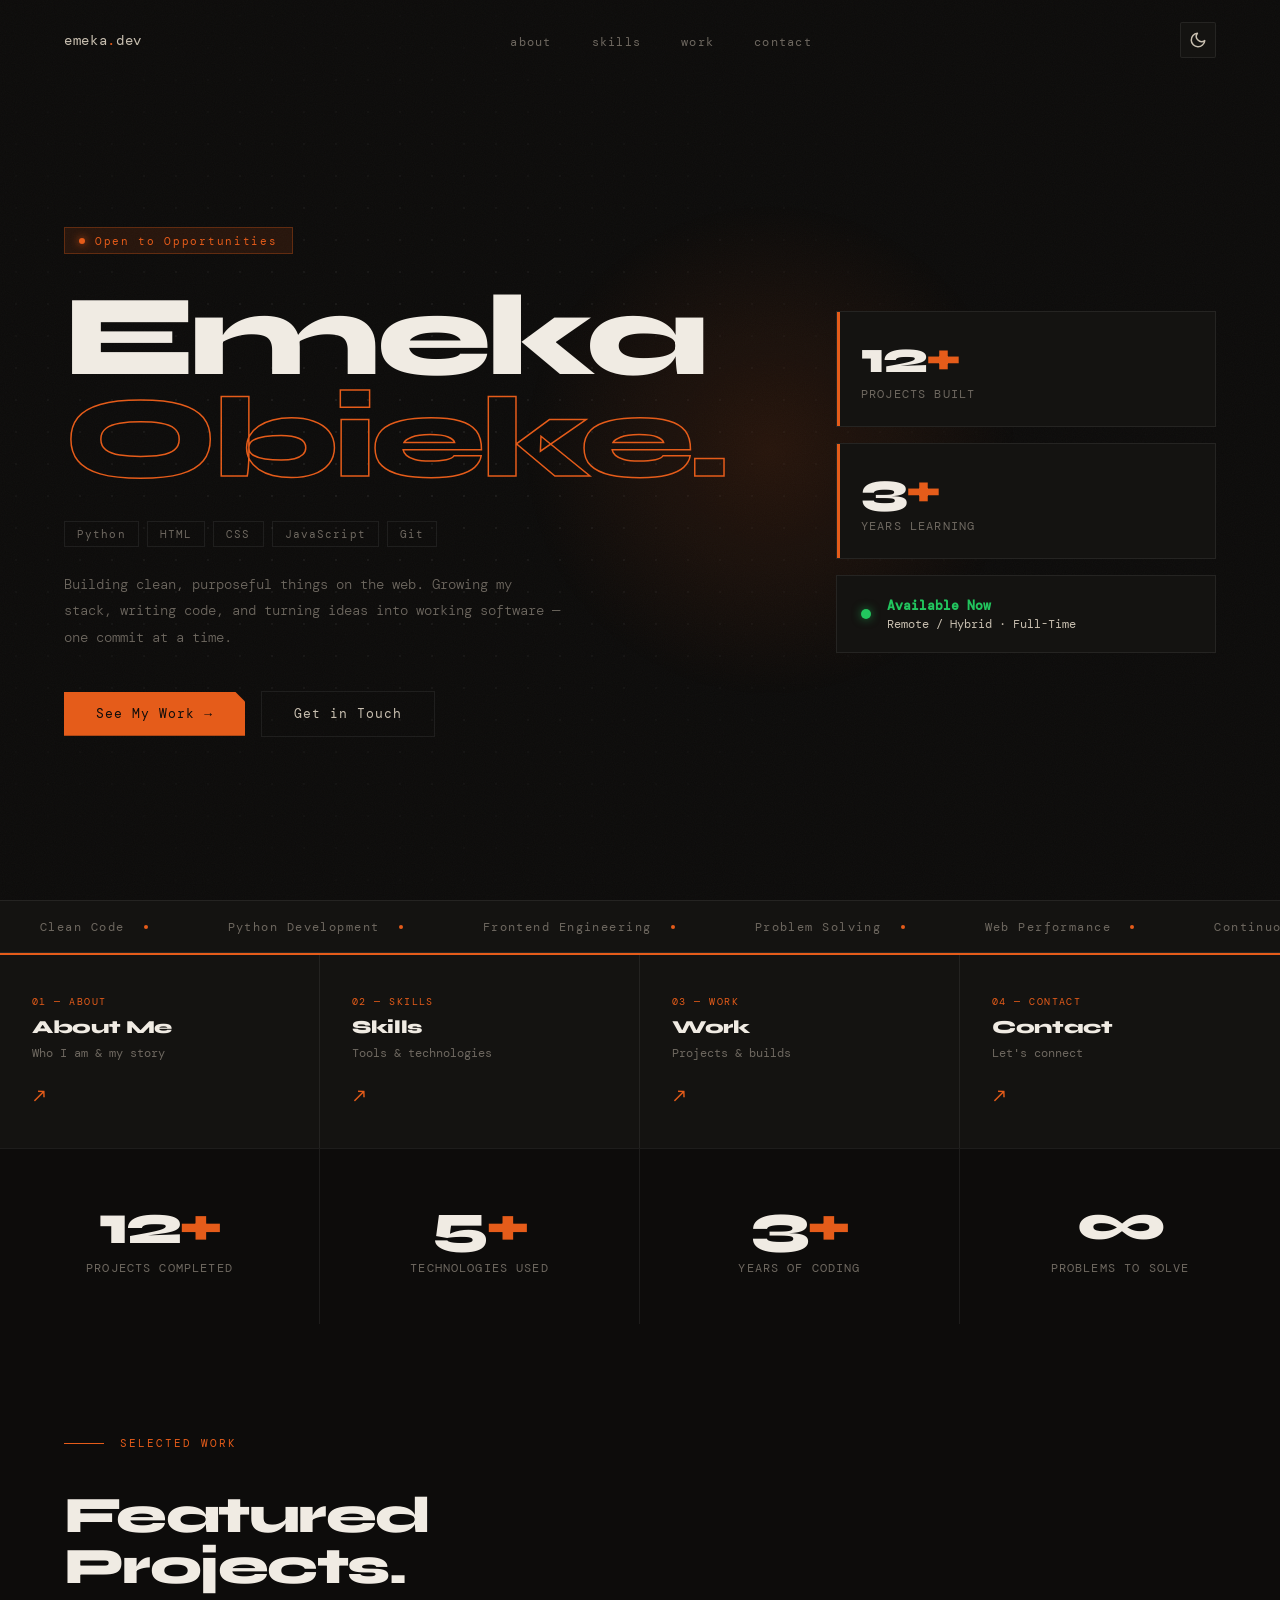
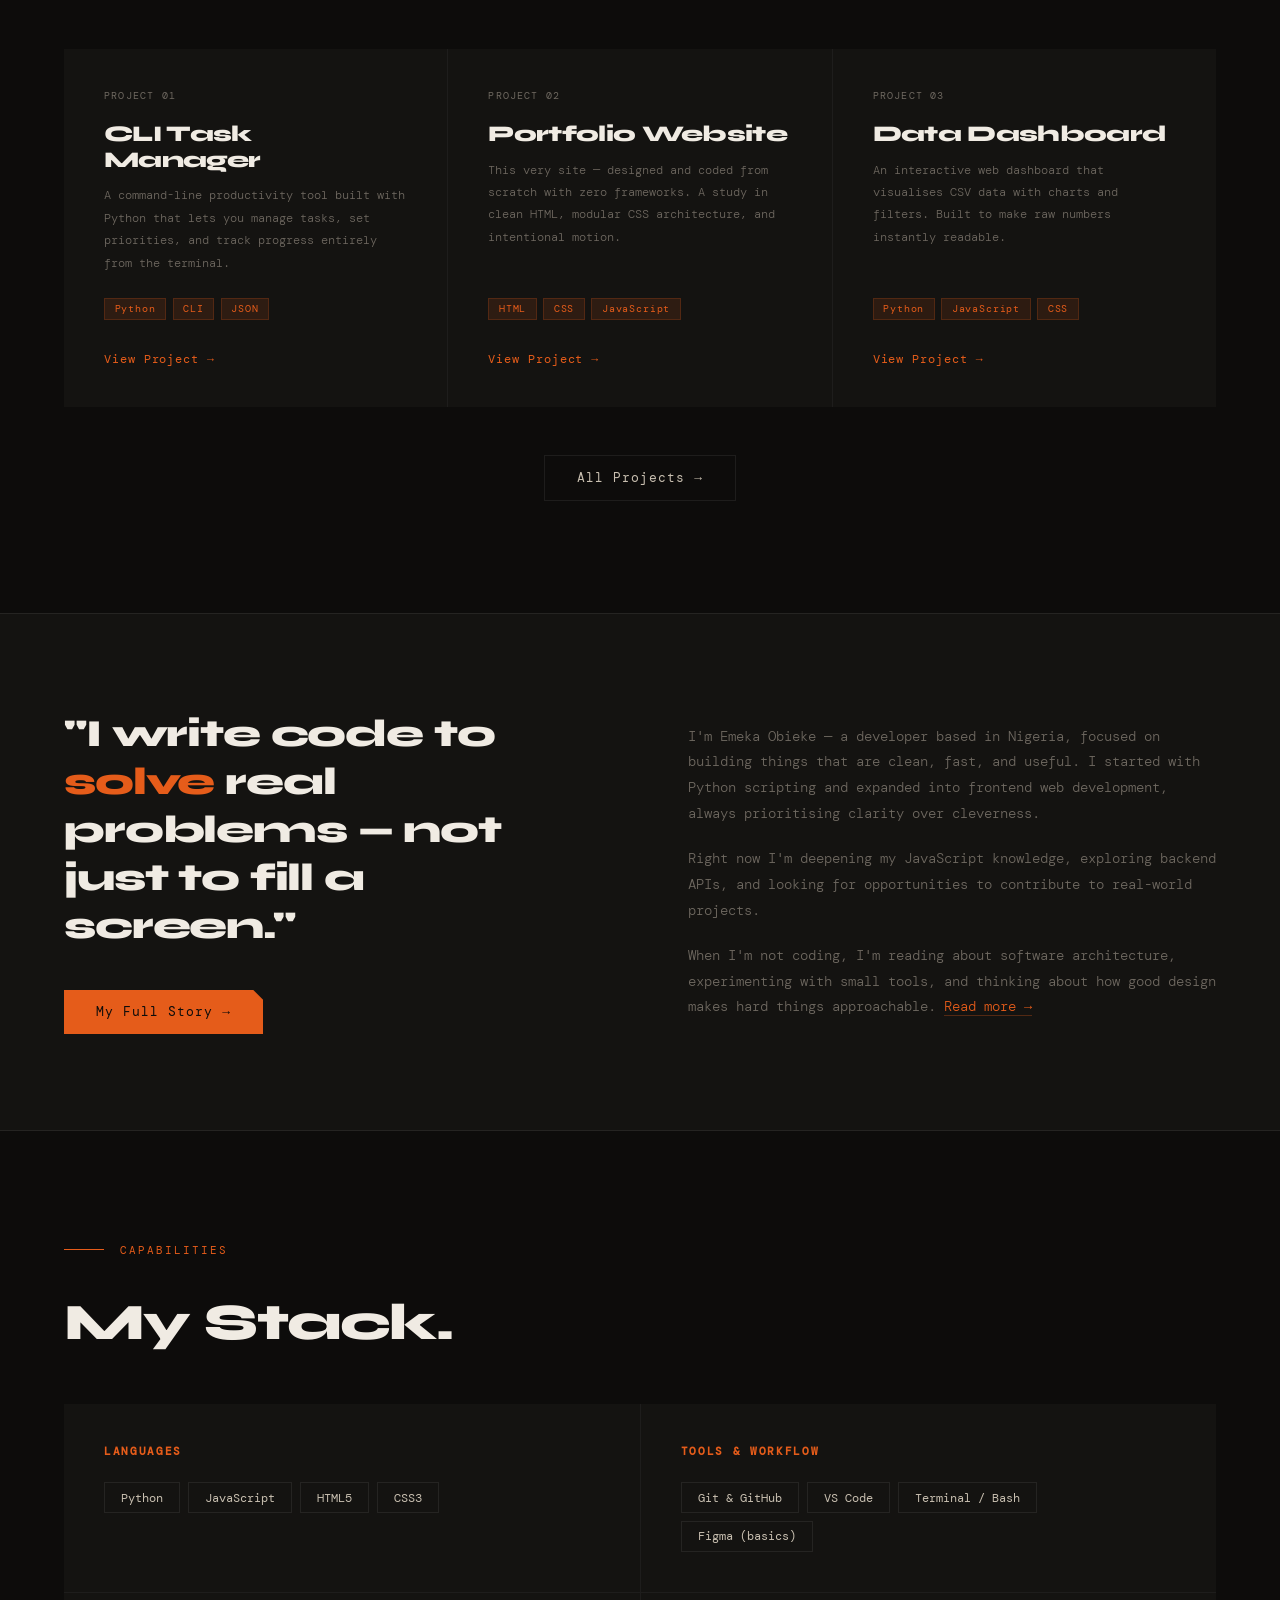
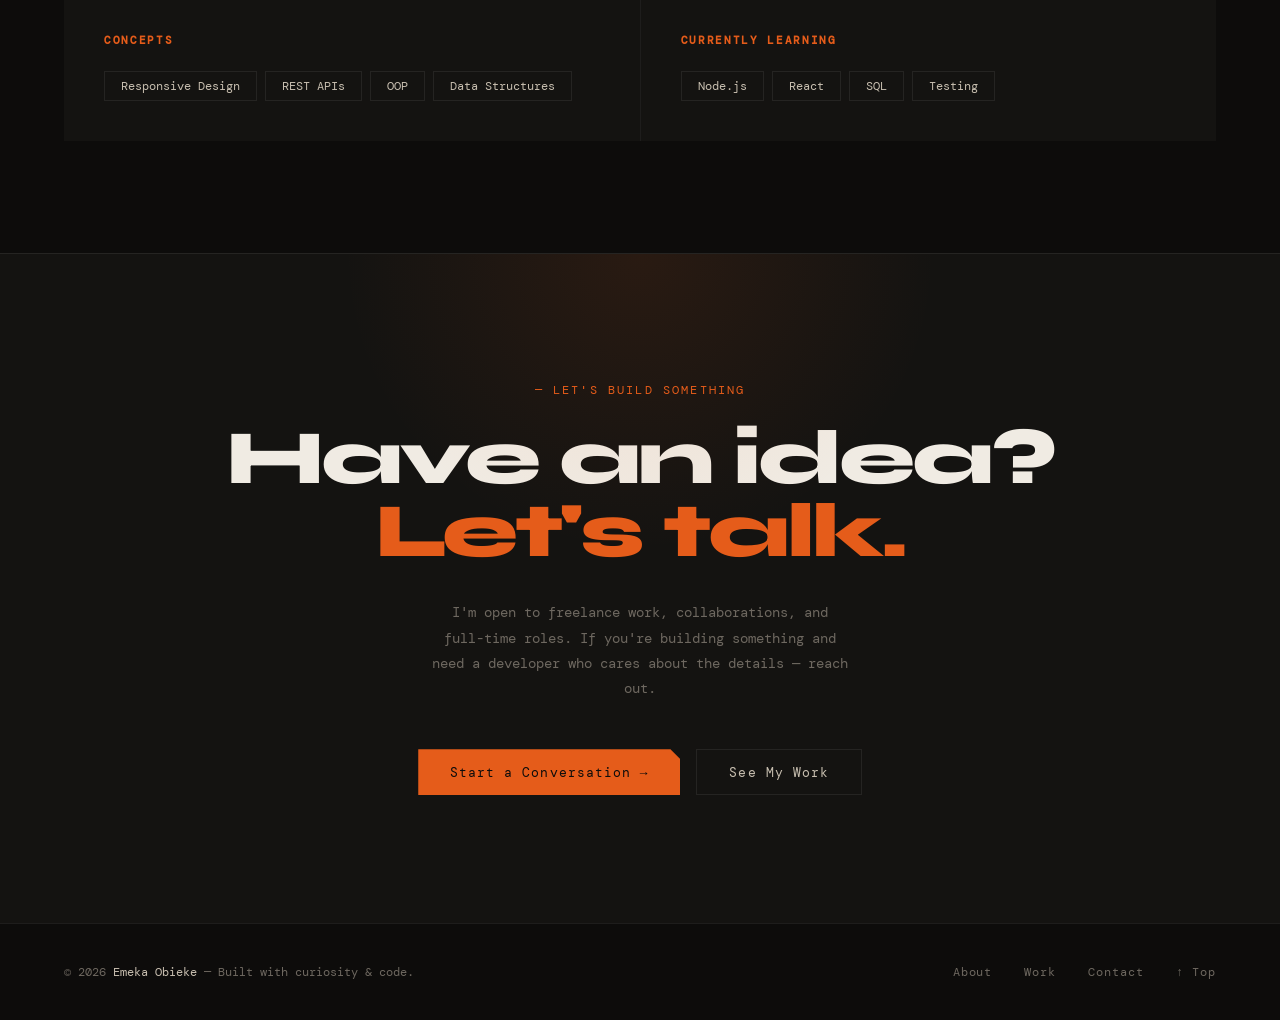
<file: index.html>
<!DOCTYPE html>
<html lang="en">
<head>
  <meta charset="UTF-8"/>
  <meta name="viewport" content="width=device-width, initial-scale=1.0"/>
  <title>Emeka Obieke — Developer</title>
  <link rel="preconnect" href="https://fonts.googleapis.com"/>
  <link rel="preconnect" href="https://fonts.gstatic.com" crossorigin/>
  <link href="https://fonts.googleapis.com/css2?family=Syne:wght@400;700;800&family=DM+Mono:ital,wght@0,300;0,400;1,300&display=swap" rel="stylesheet"/>
  <style>
    /* ─── Reset & Tokens ─── */
    *, *::before, *::after { box-sizing: border-box; margin: 0; padding: 0; }

    :root {
      --bg:       #0d0c0b;
      --surface:  #141311;
      --surface2: #1c1a17;
      --border:   rgba(255,255,255,0.07);
      --text:     #f0ebe3;
      --muted:    #6e6860;
      --hot:      #e55c1a;
      --hot-dim:  rgba(229,92,26,0.12);
      --hot-glow: rgba(229,92,26,0.35);
      --cream:    #c8bfb0;

      --font-head: 'Syne', sans-serif;
      --font-mono: 'DM Mono', monospace;

      --ease-out-expo: cubic-bezier(0.16, 1, 0.3, 1);
    }

    /* ─── Light mode ─── */
    html.light {
      --bg:       #f5f1eb;
      --surface:  #ede8e0;
      --surface2: #e3ddd4;
      --border:   rgba(44,36,22,0.1);
      --text:     #1a1714;
      --muted:    #7a7068;
      --hot:      #c94e10;
      --hot-dim:  rgba(201,78,16,0.1);
      --hot-glow: rgba(201,78,16,0.3);
      --cream:    #3a3530;
    }
    html.light body::before { opacity: 0.015; }
    html.light #hero::before {
      background-image: radial-gradient(circle, rgba(44,36,22,0.1) 1px, transparent 1px);
    }

    html { scroll-behavior: smooth; }

    body {
      background: var(--bg);
      color: var(--text);
      font-family: var(--font-head);
      -webkit-font-smoothing: antialiased;
      overflow-x: hidden;
    }

    a { color: inherit; text-decoration: none; }

    /* ─── Noise overlay ─── */
    body::before {
      content: '';
      position: fixed; inset: 0; z-index: 0; pointer-events: none;
      opacity: 0.03;
      background-image: url("data:image/svg+xml,%3Csvg viewBox='0 0 200 200' xmlns='http://www.w3.org/2000/svg'%3E%3Cfilter id='n'%3E%3CfeTurbulence type='fractalNoise' baseFrequency='0.9' numOctaves='4' stitchTiles='stitch'/%3E%3C/filter%3E%3Crect width='100%25' height='100%25' filter='url(%23n)'/%3E%3C/svg%3E");
      background-size: 200px 200px;
    }

    /* ─── Nav ─── */
    #nav {
      position: fixed; top: 0; left: 0; right: 0; z-index: 100;
      display: flex; align-items: center; justify-content: space-between;
      padding: 1.4rem 4rem;
      transition: background 0.4s, border-bottom 0.4s, backdrop-filter 0.4s;
    }
    #nav.scrolled {
      background: rgba(13,12,11,0.82);
      backdrop-filter: blur(18px);
      border-bottom: 1px solid var(--border);
    }
    .nav-logo {
      font-family: var(--font-mono);
      font-size: 0.85rem;
      letter-spacing: 0.05em;
      color: var(--cream);
      transition: color 0.2s;
    }
    .nav-logo span { color: var(--hot); }
    .nav-logo:hover { color: var(--text); }

    .nav-links {
      display: flex; gap: 2.5rem; list-style: none;
    }
    .nav-links a {
      font-family: var(--font-mono);
      font-size: 0.78rem;
      letter-spacing: 0.1em;
      color: var(--muted);
      transition: color 0.2s;
      position: relative;
    }
    .nav-links a::after {
      content: '';
      position: absolute; bottom: -3px; left: 0; right: 0; height: 1px;
      background: var(--hot);
      transform: scaleX(0); transform-origin: right;
      transition: transform 0.3s var(--ease-out-expo);
    }
    .nav-links a:hover { color: var(--text); }
    .nav-links a:hover::after { transform: scaleX(1); transform-origin: left; }

    /* ─── Theme Toggle ─── */
    .theme-toggle {
      display: flex; align-items: center; justify-content: center;
      width: 36px; height: 36px;
      border: 1px solid var(--border);
      background: var(--surface);
      cursor: pointer;
      color: var(--cream);
      border-radius: 2px;
      transition: border-color 0.2s, color 0.2s, transform 0.2s;
      flex-shrink: 0;
    }
    .theme-toggle:hover {
      border-color: var(--hot);
      color: var(--hot);
      transform: rotate(15deg);
    }

    /* ─── Buttons ─── */
    .btn-primary {
      display: inline-flex; align-items: center; gap: 0.5rem;
      padding: 0.85rem 2rem;
      background: var(--hot); color: var(--bg);
      font-family: var(--font-mono); font-size: 0.8rem; letter-spacing: 0.08em;
      font-weight: 400;
      border: none; cursor: pointer;
      transition: background 0.2s, transform 0.2s, box-shadow 0.2s;
      clip-path: polygon(0 0, calc(100% - 10px) 0, 100% 10px, 100% 100%, 0 100%);
    }
    .btn-primary:hover {
      background: #ff6b25;
      transform: translateY(-2px);
      box-shadow: 0 8px 28px var(--hot-glow);
    }
    .btn-outline {
      display: inline-flex; align-items: center; gap: 0.5rem;
      padding: 0.85rem 2rem;
      border: 1px solid var(--border); color: var(--cream);
      font-family: var(--font-mono); font-size: 0.8rem; letter-spacing: 0.08em;
      transition: border-color 0.2s, color 0.2s, transform 0.2s;
    }
    .btn-outline:hover {
      border-color: var(--hot);
      color: var(--hot);
      transform: translateY(-2px);
    }

    /* ─── Hero ─── */
    #hero {
      min-height: 100vh;
      display: grid; grid-template-columns: 1fr 380px;
      align-items: center;
      padding: 9rem 4rem 5rem;
      gap: 4rem;
      position: relative; overflow: hidden;
    }

    /* dot grid */
    #hero::before {
      content: '';
      position: absolute; inset: 0; pointer-events: none;
      background-image: radial-gradient(circle, rgba(255,255,255,0.07) 1px, transparent 1px);
      background-size: 32px 32px;
      mask-image: radial-gradient(ellipse 70% 80% at 30% 50%, black 0%, transparent 75%);
    }

    /* glowing orb */
    .hero-orb {
      position: absolute; right: 260px; top: 50%;
      transform: translateY(-50%);
      width: 500px; height: 500px;
      background: radial-gradient(circle, rgba(229,92,26,0.12) 0%, transparent 70%);
      pointer-events: none;
      animation: breathe 6s ease-in-out infinite;
    }

    .hero-content { position: relative; z-index: 1; }

    .hero-badge {
      display: inline-flex; align-items: center; gap: 0.6rem;
      padding: 0.35rem 0.9rem;
      border: 1px solid rgba(229,92,26,0.3);
      background: var(--hot-dim);
      font-family: var(--font-mono); font-size: 0.7rem; letter-spacing: 0.15em;
      color: var(--hot);
      margin-bottom: 2rem;
      opacity: 0; animation: fadeUp 0.7s 0.1s var(--ease-out-expo) forwards;
    }
    .hero-badge .dot {
      width: 6px; height: 6px; border-radius: 50%;
      background: var(--hot);
      box-shadow: 0 0 8px var(--hot);
      animation: blink 1.8s infinite;
    }

    h1.hero-name {
      font-family: var(--font-head);
      font-size: clamp(4rem, 9vw, 9.5rem);
      font-weight: 800; line-height: 0.88; letter-spacing: -0.04em;
      opacity: 0; animation: fadeUp 0.8s 0.25s var(--ease-out-expo) forwards;
    }
    h1.hero-name .line1 { display: block; color: var(--text); }
    h1.hero-name .line2 {
      display: block; color: transparent;
      -webkit-text-stroke: 1.5px var(--hot);
    }

    .hero-stack {
      margin-top: 2rem;
      display: flex; flex-wrap: wrap; gap: 0.5rem;
      opacity: 0; animation: fadeUp 0.7s 0.4s var(--ease-out-expo) forwards;
    }
    .stack-tag {
      font-family: var(--font-mono); font-size: 0.7rem; letter-spacing: 0.1em;
      padding: 0.3rem 0.75rem;
      border: 1px solid var(--border);
      color: var(--muted);
      transition: border-color 0.2s, color 0.2s;
    }
    .stack-tag:hover { border-color: var(--hot); color: var(--hot); }

    .hero-desc {
      margin-top: 1.5rem; max-width: 500px;
      font-family: var(--font-mono); font-size: 0.875rem;
      color: var(--muted); line-height: 1.9; font-weight: 300;
      opacity: 0; animation: fadeUp 0.7s 0.55s var(--ease-out-expo) forwards;
    }

    .hero-actions {
      margin-top: 2.5rem; display: flex; gap: 1rem; flex-wrap: wrap; align-items: center;
      opacity: 0; animation: fadeUp 0.7s 0.7s var(--ease-out-expo) forwards;
    }

    /* hero sidebar */
    .hero-side {
      position: relative; z-index: 1;
      display: flex; flex-direction: column; gap: 1rem;
      opacity: 0; animation: fadeUp 0.8s 0.9s var(--ease-out-expo) forwards;
    }
    .hero-stat-card {
      background: var(--surface); border: 1px solid var(--border);
      padding: 1.5rem; position: relative; overflow: hidden;
    }
    .hero-stat-card::before {
      content: ''; position: absolute; left: 0; top: 0; bottom: 0; width: 3px;
      background: var(--hot);
    }
    .stat-num {
      font-size: 2.8rem; font-weight: 800; letter-spacing: -0.04em;
      color: var(--text); line-height: 1;
    }
    .stat-num span { color: var(--hot); }
    .stat-label {
      font-family: var(--font-mono); font-size: 0.72rem;
      color: var(--muted); letter-spacing: 0.1em; margin-top: 0.4rem;
    }
    .hero-availability {
      background: var(--surface); border: 1px solid var(--border);
      padding: 1.2rem 1.5rem;
      display: flex; align-items: center; gap: 1rem;
    }
    .avail-dot {
      width: 10px; height: 10px; border-radius: 50%;
      background: #22c55e;
      box-shadow: 0 0 10px rgba(34,197,94,0.6);
      flex-shrink: 0;
      animation: blink 2s infinite;
    }
    .avail-text {
      font-family: var(--font-mono); font-size: 0.75rem;
      color: var(--cream); line-height: 1.5;
    }
    .avail-text strong { color: #22c55e; display: block; font-size: 0.8rem; }

    /* ─── Marquee ─── */
    .marquee-wrap {
      overflow: hidden; border-top: 1px solid var(--border); border-bottom: 1px solid var(--border);
      padding: 1.1rem 0;
      background: var(--surface);
    }
    .marquee-track {
      display: flex; gap: 0; width: max-content;
      animation: marquee 28s linear infinite;
    }
    .marquee-wrap:hover .marquee-track { animation-play-state: paused; }
    .marquee-item {
      display: flex; align-items: center; gap: 1.2rem;
      padding: 0 2.5rem;
      font-family: var(--font-mono); font-size: 0.75rem;
      letter-spacing: 0.12em; color: var(--muted);
      white-space: nowrap;
    }
    .marquee-item .dot { width: 4px; height: 4px; border-radius: 50%; background: var(--hot); }

    /* ─── Quick Nav ─── */
    .quick-nav {
      display: grid; grid-template-columns: repeat(4, 1fr);
      border-top: 2px solid var(--hot);
    }
    .qcard {
      background: var(--surface); padding: 2.5rem 2rem;
      border-right: 1px solid var(--border);
      position: relative; overflow: hidden;
      display: flex; flex-direction: column; gap: 0.5rem;
      transition: background 0.25s;
      cursor: pointer;
    }
    .qcard:last-child { border-right: none; }
    .qcard::after {
      content: '';
      position: absolute; bottom: 0; left: 0; right: 0; height: 2px;
      background: var(--hot);
      transform: scaleX(0); transform-origin: left;
      transition: transform 0.4s var(--ease-out-expo);
    }
    .qcard:hover { background: var(--surface2); }
    .qcard:hover::after { transform: scaleX(1); }
    .qcard-num { font-family: var(--font-mono); font-size: 0.6rem; color: var(--hot); letter-spacing: 0.15em; }
    .qcard-title { font-size: 1.15rem; font-weight: 800; letter-spacing: -0.02em; color: var(--text); }
    .qcard-sub { font-family: var(--font-mono); font-size: 0.72rem; color: var(--muted); }
    .qcard-arrow {
      margin-top: auto; padding-top: 1rem;
      font-size: 1.2rem; color: var(--hot);
      transition: transform 0.25s;
    }
    .qcard:hover .qcard-arrow { transform: translate(5px, -5px); }

    /* ─── Section base ─── */
    section { padding: 7rem 4rem; }
    .section-label {
      display: flex; align-items: center; gap: 1rem;
      font-family: var(--font-mono); font-size: 0.7rem;
      letter-spacing: 0.18em; color: var(--hot);
      margin-bottom: 2.5rem;
    }
    .section-label::before {
      content: ''; width: 2.5rem; height: 1px; background: var(--hot);
    }
    .section-title {
      font-size: clamp(2.2rem, 4vw, 3.5rem);
      font-weight: 800; letter-spacing: -0.03em; line-height: 1;
    }

    /* ─── Projects ─── */
    #projects { background: var(--bg); }
    .projects-grid {
      margin-top: 3.5rem;
      display: grid; grid-template-columns: repeat(3, 1fr); gap: 1px;
      background: var(--border);
    }
    .proj-card {
      background: var(--surface); padding: 2.5rem;
      position: relative; overflow: hidden;
      display: flex; flex-direction: column;
      transition: background 0.3s;
      group: true;
    }
    .proj-card:hover { background: var(--surface2); }
    .proj-card .proj-accent {
      position: absolute; top: 0; left: 0; right: 0; height: 2px;
      background: var(--hot); transform: scaleX(0); transform-origin: left;
      transition: transform 0.45s var(--ease-out-expo);
    }
    .proj-card:hover .proj-accent { transform: scaleX(1); }

    .proj-num { font-family: var(--font-mono); font-size: 0.62rem; color: var(--muted); letter-spacing: 0.12em; }
    .proj-title { margin-top: 1.2rem; font-size: 1.4rem; font-weight: 800; letter-spacing: -0.03em; line-height: 1.15; }
    .proj-desc { margin-top: 0.75rem; font-family: var(--font-mono); font-size: 0.78rem; color: var(--muted); line-height: 1.8; font-weight: 300; flex: 1; }
    .proj-tags { margin-top: 1.5rem; display: flex; flex-wrap: wrap; gap: 0.4rem; }
    .proj-tag {
      font-family: var(--font-mono); font-size: 0.65rem; letter-spacing: 0.08em;
      padding: 0.2rem 0.6rem;
      background: var(--hot-dim); color: var(--hot);
      border: 1px solid rgba(229,92,26,0.2);
    }
    .proj-footer { margin-top: 2rem; display: flex; justify-content: space-between; align-items: center; }
    .proj-link {
      font-family: var(--font-mono); font-size: 0.72rem; color: var(--hot);
      letter-spacing: 0.08em;
      display: flex; align-items: center; gap: 0.4rem;
      transition: gap 0.2s;
    }
    .proj-link:hover { gap: 0.8rem; }

    /* ─── About strip ─── */
    #about-strip {
      background: var(--surface);
      border-top: 1px solid var(--border);
      border-bottom: 1px solid var(--border);
      padding: 6rem 4rem;
    }
    .about-inner {
      display: grid; grid-template-columns: 1fr 1fr; gap: 6rem; align-items: center;
    }
    .about-left .big-quote {
      font-size: clamp(1.8rem, 3vw, 2.6rem);
      font-weight: 800; letter-spacing: -0.03em; line-height: 1.25;
      color: var(--text);
    }
    .about-left .big-quote em { color: var(--hot); font-style: normal; }
    .about-right { font-family: var(--font-mono); font-size: 0.85rem; color: var(--muted); line-height: 1.9; font-weight: 300; }
    .about-right p + p { margin-top: 1.2rem; }
    .about-right a { color: var(--hot); border-bottom: 1px solid rgba(229,92,26,0.3); transition: border-color 0.2s; }
    .about-right a:hover { border-color: var(--hot); }

    /* ─── Stats bar ─── */
    .stats-bar {
      display: grid; grid-template-columns: repeat(4, 1fr);
      border-top: 1px solid var(--border);
    }
    .stat-box {
      padding: 3rem 2.5rem; border-right: 1px solid var(--border);
      text-align: center;
      transition: background 0.2s;
    }
    .stat-box:last-child { border-right: none; }
    .stat-box:hover { background: var(--surface); }
    .stat-box .n { font-size: 3.5rem; font-weight: 800; letter-spacing: -0.05em; color: var(--text); line-height: 1; }
    .stat-box .n span { color: var(--hot); }
    .stat-box .l { font-family: var(--font-mono); font-size: 0.72rem; letter-spacing: 0.1em; color: var(--muted); margin-top: 0.5rem; }

    /* ─── Skills ─── */
    #skills { background: var(--bg); }
    .skills-wrap {
      margin-top: 3.5rem;
      display: grid; grid-template-columns: repeat(2, 1fr); gap: 1px;
      background: var(--border);
    }
    .skill-group { background: var(--surface); padding: 2.5rem; }
    .skill-group h3 {
      font-family: var(--font-mono); font-size: 0.7rem;
      letter-spacing: 0.15em; color: var(--hot); margin-bottom: 1.5rem;
    }
    .skill-list { display: flex; flex-wrap: wrap; gap: 0.5rem; }
    .skill-pill {
      font-family: var(--font-mono); font-size: 0.76rem;
      padding: 0.4rem 1rem; border: 1px solid var(--border);
      color: var(--cream);
      transition: border-color 0.2s, color 0.2s, background 0.2s;
    }
    .skill-pill:hover { border-color: var(--hot); color: var(--hot); background: var(--hot-dim); }

    /* ─── CTA ─── */
    #cta {
      text-align: center; padding: 8rem 4rem;
      position: relative; overflow: hidden;
      background: var(--surface);
      border-top: 1px solid var(--border);
    }
    #cta::before {
      content: '';
      position: absolute; left: 50%; top: 0; transform: translateX(-50%);
      width: 600px; height: 300px;
      background: radial-gradient(ellipse at top, rgba(229,92,26,0.1) 0%, transparent 70%);
      pointer-events: none;
    }
    #cta .cta-sub {
      font-family: var(--font-mono); font-size: 0.75rem; letter-spacing: 0.18em;
      color: var(--hot); margin-bottom: 1.5rem;
    }
    #cta h2 {
      font-size: clamp(2.5rem, 6vw, 5rem);
      font-weight: 800; letter-spacing: -0.04em; line-height: 0.95;
      margin-bottom: 2rem;
    }
    #cta h2 span { color: var(--hot); }
    #cta p {
      font-family: var(--font-mono); font-size: 0.875rem;
      color: var(--muted); max-width: 420px; margin: 0 auto 3rem; line-height: 1.8;
    }
    .cta-actions { display: flex; gap: 1rem; justify-content: center; flex-wrap: wrap; }

    /* ─── Footer ─── */
    footer {
      padding: 2.5rem 4rem;
      border-top: 1px solid var(--border);
      display: flex; justify-content: space-between; align-items: center;
      background: var(--bg);
    }
    .footer-text {
      font-family: var(--font-mono); font-size: 0.75rem; color: var(--muted);
    }
    .footer-text span { color: var(--cream); }
    .footer-links { display: flex; gap: 2rem; }
    .footer-links a {
      font-family: var(--font-mono); font-size: 0.75rem; color: var(--muted);
      letter-spacing: 0.08em; transition: color 0.2s;
    }
    .footer-links a:hover { color: var(--hot); }

    /* ─── Scroll reveal ─── */
    .reveal {
      opacity: 0; transform: translateY(30px);
      transition: opacity 0.7s var(--ease-out-expo), transform 0.7s var(--ease-out-expo);
    }
    .reveal.visible { opacity: 1; transform: none; }
    .reveal-delay-1 { transition-delay: 0.1s; }
    .reveal-delay-2 { transition-delay: 0.2s; }
    .reveal-delay-3 { transition-delay: 0.3s; }
    .reveal-delay-4 { transition-delay: 0.4s; }

    /* ─── Keyframes ─── */
    @keyframes fadeUp {
      from { opacity: 0; transform: translateY(22px); }
      to   { opacity: 1; transform: translateY(0); }
    }
    @keyframes breathe {
      0%,100% { transform: translateY(-50%) scale(1); opacity: 1; }
      50%      { transform: translateY(-50%) scale(1.12); opacity: 0.7; }
    }
    @keyframes blink {
      0%,100% { opacity: 1; } 50% { opacity: 0.25; }
    }
    @keyframes marquee {
      from { transform: translateX(0); }
      to   { transform: translateX(-50%); }
    }

    /* ─── Responsive ─── */
    @media (max-width: 1100px) {
      #hero { grid-template-columns: 1fr; padding-top: 8rem; }
      .hero-side { flex-direction: row; flex-wrap: wrap; }
      .hero-stat-card { flex: 1; min-width: 140px; }
      .hero-orb { display: none; }
    }
    @media (max-width: 900px) {
      #nav { padding: 1.2rem 1.8rem; }
      section, #about-strip, footer { padding-left: 1.8rem; padding-right: 1.8rem; }
      #hero { padding: 7rem 1.8rem 4rem; }
      .quick-nav { grid-template-columns: 1fr 1fr; }
      .about-inner { grid-template-columns: 1fr; gap: 3rem; }
      .stats-bar { grid-template-columns: 1fr 1fr; }
      .stats-bar .stat-box:nth-child(2) { border-right: none; }
      .projects-grid { grid-template-columns: 1fr; }
      .skills-wrap { grid-template-columns: 1fr; }
    }
    @media (max-width: 560px) {
      .quick-nav { grid-template-columns: 1fr; }
      .stats-bar { grid-template-columns: 1fr 1fr; }
      .nav-links { gap: 1.4rem; }
    }
  </style>
</head>
<body>

<!-- ── Nav ── -->
<nav id="nav">
  <a class="nav-logo" href="index.html">emeka<span>.</span>dev</a>
  <ul class="nav-links">
    <li><a href="about.html">about</a></li>
    <li><a href="skills.html">skills</a></li>
    <li><a href="work.html">work</a></li>
    <li><a href="contact.html">contact</a></li>
  </ul>
  <button class="theme-toggle" id="themeToggle" title="Toggle theme">
    <!-- Moon (shown in dark mode) -->
    <svg id="iconMoon" width="18" height="18" viewBox="0 0 24 24" fill="none" stroke="currentColor" stroke-width="2" stroke-linecap="round" stroke-linejoin="round">
      <path d="M21 12.79A9 9 0 1 1 11.21 3 7 7 0 0 0 21 12.79z"/>
    </svg>
    <!-- Sun (shown in light mode) -->
    <svg id="iconSun" width="18" height="18" viewBox="0 0 24 24" fill="none" stroke="currentColor" stroke-width="2" stroke-linecap="round" stroke-linejoin="round" style="display:none">
      <circle cx="12" cy="12" r="5"/>
      <line x1="12" y1="1" x2="12" y2="3"/>
      <line x1="12" y1="21" x2="12" y2="23"/>
      <line x1="4.22" y1="4.22" x2="5.64" y2="5.64"/>
      <line x1="18.36" y1="18.36" x2="19.78" y2="19.78"/>
      <line x1="1" y1="12" x2="3" y2="12"/>
      <line x1="21" y1="12" x2="23" y2="12"/>
      <line x1="4.22" y1="19.78" x2="5.64" y2="18.36"/>
      <line x1="18.36" y1="5.64" x2="19.78" y2="4.22"/>
    </svg>
  </button>
</nav>

<!-- ── Hero ── -->
<section id="hero">
  <div class="hero-orb"></div>
  <div class="hero-content">
    <div class="hero-badge"><span class="dot"></span> Open to Opportunities</div>
    <h1 class="hero-name">
      <span class="line1">Emeka</span>
      <span class="line2">Obieke.</span>
    </h1>
    <div class="hero-stack">
      <span class="stack-tag">Python</span>
      <span class="stack-tag">HTML</span>
      <span class="stack-tag">CSS</span>
      <span class="stack-tag">JavaScript</span>
      <span class="stack-tag">Git</span>
    </div>
    <p class="hero-desc">
      Building clean, purposeful things on the web. Growing my stack, writing code, and turning ideas into working software — one commit at a time.
    </p>
    <div class="hero-actions">
      <a href="work.html" class="btn-primary">See My Work →</a>
      <a href="contact.html" class="btn-outline">Get in Touch</a>
    </div>
  </div>

  <div class="hero-side">
    <div class="hero-stat-card">
      <div class="stat-num">12<span>+</span></div>
      <div class="stat-label">PROJECTS BUILT</div>
    </div>
    <div class="hero-stat-card">
      <div class="stat-num">3<span>+</span></div>
      <div class="stat-label">YEARS LEARNING</div>
    </div>
    <div class="hero-availability">
      <span class="avail-dot"></span>
      <div class="avail-text">
        <strong>Available Now</strong>
        Remote / Hybrid · Full-Time
      </div>
    </div>
  </div>
</section>

<!-- ── Marquee ── -->
<div class="marquee-wrap">
  <div class="marquee-track">
    <!-- repeated twice for seamless loop -->
    <span class="marquee-item">Clean Code<span class="dot"></span></span>
    <span class="marquee-item">Python Development<span class="dot"></span></span>
    <span class="marquee-item">Frontend Engineering<span class="dot"></span></span>
    <span class="marquee-item">Problem Solving<span class="dot"></span></span>
    <span class="marquee-item">Web Performance<span class="dot"></span></span>
    <span class="marquee-item">Continuous Learning<span class="dot"></span></span>
    <span class="marquee-item">Open Source<span class="dot"></span></span>
    <span class="marquee-item">User-Centered Design<span class="dot"></span></span>
    <span class="marquee-item">Clean Code<span class="dot"></span></span>
    <span class="marquee-item">Python Development<span class="dot"></span></span>
    <span class="marquee-item">Frontend Engineering<span class="dot"></span></span>
    <span class="marquee-item">Problem Solving<span class="dot"></span></span>
    <span class="marquee-item">Web Performance<span class="dot"></span></span>
    <span class="marquee-item">Continuous Learning<span class="dot"></span></span>
    <span class="marquee-item">Open Source<span class="dot"></span></span>
    <span class="marquee-item">User-Centered Design<span class="dot"></span></span>
  </div>
</div>

<!-- ── Quick Nav ── -->
<div class="quick-nav">
  <a class="qcard" href="about.html">
    <span class="qcard-num">01 — ABOUT</span>
    <span class="qcard-title">About Me</span>
    <span class="qcard-sub">Who I am &amp; my story</span>
    <span class="qcard-arrow">↗</span>
  </a>
  <a class="qcard" href="skills.html">
    <span class="qcard-num">02 — SKILLS</span>
    <span class="qcard-title">Skills</span>
    <span class="qcard-sub">Tools &amp; technologies</span>
    <span class="qcard-arrow">↗</span>
  </a>
  <a class="qcard" href="work.html">
    <span class="qcard-num">03 — WORK</span>
    <span class="qcard-title">Work</span>
    <span class="qcard-sub">Projects &amp; builds</span>
    <span class="qcard-arrow">↗</span>
  </a>
  <a class="qcard" href="contact.html">
    <span class="qcard-num">04 — CONTACT</span>
    <span class="qcard-title">Contact</span>
    <span class="qcard-sub">Let's connect</span>
    <span class="qcard-arrow">↗</span>
  </a>
</div>

<!-- ── Stats Bar ── -->
<div class="stats-bar">
  <div class="stat-box reveal">
    <div class="n">12<span>+</span></div>
    <div class="l">PROJECTS COMPLETED</div>
  </div>
  <div class="stat-box reveal reveal-delay-1">
    <div class="n">5<span>+</span></div>
    <div class="l">TECHNOLOGIES USED</div>
  </div>
  <div class="stat-box reveal reveal-delay-2">
    <div class="n">3<span>+</span></div>
    <div class="l">YEARS OF CODING</div>
  </div>
  <div class="stat-box reveal reveal-delay-3">
    <div class="n">∞</div>
    <div class="l">PROBLEMS TO SOLVE</div>
  </div>
</div>

<!-- ── Featured Projects ── -->
<section id="projects">
  <div class="section-label">SELECTED WORK</div>
  <h2 class="section-title reveal">Featured<br/>Projects.</h2>
  <div class="projects-grid">

    <div class="proj-card reveal reveal-delay-1">
      <div class="proj-accent"></div>
      <span class="proj-num">PROJECT 01</span>
      <h3 class="proj-title">CLI Task Manager</h3>
      <p class="proj-desc">A command-line productivity tool built with Python that lets you manage tasks, set priorities, and track progress entirely from the terminal.</p>
      <div class="proj-tags">
        <span class="proj-tag">Python</span>
        <span class="proj-tag">CLI</span>
        <span class="proj-tag">JSON</span>
      </div>
      <div class="proj-footer">
        <a class="proj-link" href="work.html">View Project →</a>
      </div>
    </div>

    <div class="proj-card reveal reveal-delay-2">
      <div class="proj-accent"></div>
      <span class="proj-num">PROJECT 02</span>
      <h3 class="proj-title">Portfolio Website</h3>
      <p class="proj-desc">This very site — designed and coded from scratch with zero frameworks. A study in clean HTML, modular CSS architecture, and intentional motion.</p>
      <div class="proj-tags">
        <span class="proj-tag">HTML</span>
        <span class="proj-tag">CSS</span>
        <span class="proj-tag">JavaScript</span>
      </div>
      <div class="proj-footer">
        <a class="proj-link" href="work.html">View Project →</a>
      </div>
    </div>

    <div class="proj-card reveal reveal-delay-3">
      <div class="proj-accent"></div>
      <span class="proj-num">PROJECT 03</span>
      <h3 class="proj-title">Data Dashboard</h3>
      <p class="proj-desc">An interactive web dashboard that visualises CSV data with charts and filters. Built to make raw numbers instantly readable.</p>
      <div class="proj-tags">
        <span class="proj-tag">Python</span>
        <span class="proj-tag">JavaScript</span>
        <span class="proj-tag">CSS</span>
      </div>
      <div class="proj-footer">
        <a class="proj-link" href="work.html">View Project →</a>
      </div>
    </div>

  </div>
  <div style="text-align:center; margin-top: 3rem;" class="reveal">
    <a href="work.html" class="btn-outline">All Projects →</a>
  </div>
</section>

<!-- ── About Strip ── -->
<div id="about-strip">
  <div class="about-inner">
    <div class="about-left reveal">
      <p class="big-quote">
        "I write code to <em>solve</em> real problems — not just to fill a screen."
      </p>
      <div style="margin-top: 2.5rem;">
        <a href="about.html" class="btn-primary">My Full Story →</a>
      </div>
    </div>
    <div class="about-right reveal reveal-delay-2">
      <p>I'm Emeka Obieke — a developer based in Nigeria, focused on building things that are clean, fast, and useful. I started with Python scripting and expanded into frontend web development, always prioritising clarity over cleverness.</p>
      <p>Right now I'm deepening my JavaScript knowledge, exploring backend APIs, and looking for opportunities to contribute to real-world projects.</p>
      <p>When I'm not coding, I'm reading about software architecture, experimenting with small tools, and thinking about how good design makes hard things approachable. <a href="about.html">Read more →</a></p>
    </div>
  </div>
</div>

<!-- ── Skills ── -->
<section id="skills">
  <div class="section-label">CAPABILITIES</div>
  <h2 class="section-title reveal">My Stack.</h2>
  <div class="skills-wrap">
    <div class="skill-group reveal reveal-delay-1">
      <h3>LANGUAGES</h3>
      <div class="skill-list">
        <span class="skill-pill">Python</span>
        <span class="skill-pill">JavaScript</span>
        <span class="skill-pill">HTML5</span>
        <span class="skill-pill">CSS3</span>
      </div>
    </div>
    <div class="skill-group reveal reveal-delay-2">
      <h3>TOOLS &amp; WORKFLOW</h3>
      <div class="skill-list">
        <span class="skill-pill">Git &amp; GitHub</span>
        <span class="skill-pill">VS Code</span>
        <span class="skill-pill">Terminal / Bash</span>
        <span class="skill-pill">Figma (basics)</span>
      </div>
    </div>
    <div class="skill-group reveal reveal-delay-3">
      <h3>CONCEPTS</h3>
      <div class="skill-list">
        <span class="skill-pill">Responsive Design</span>
        <span class="skill-pill">REST APIs</span>
        <span class="skill-pill">OOP</span>
        <span class="skill-pill">Data Structures</span>
      </div>
    </div>
    <div class="skill-group reveal reveal-delay-4">
      <h3>CURRENTLY LEARNING</h3>
      <div class="skill-list">
        <span class="skill-pill">Node.js</span>
        <span class="skill-pill">React</span>
        <span class="skill-pill">SQL</span>
        <span class="skill-pill">Testing</span>
      </div>
    </div>
  </div>
</section>

<!-- ── CTA ── -->
<section id="cta">
  <div class="cta-sub reveal">— LET'S BUILD SOMETHING</div>
  <h2 class="reveal reveal-delay-1">Have an idea?<br/><span>Let's talk.</span></h2>
  <p class="reveal reveal-delay-2">I'm open to freelance work, collaborations, and full-time roles. If you're building something and need a developer who cares about the details — reach out.</p>
  <div class="cta-actions reveal reveal-delay-3">
    <a href="contact.html" class="btn-primary">Start a Conversation →</a>
    <a href="work.html" class="btn-outline">See My Work</a>
  </div>
</section>

<!-- ── Footer ── -->
<footer>
  <p class="footer-text">© 2026 <span>Emeka Obieke</span> — Built with curiosity &amp; code.</p>
  <div class="footer-links">
    <a href="about.html">About</a>
    <a href="work.html">Work</a>
    <a href="contact.html">Contact</a>
    <a href="#" onclick="window.scrollTo({top:0,behavior:'smooth'});return false;">↑ Top</a>
  </div>
</footer>

<script>
  // Theme toggle
  const html = document.documentElement;
  const toggleBtn = document.getElementById('themeToggle');
  const iconMoon = document.getElementById('iconMoon');
  const iconSun  = document.getElementById('iconSun');

  function setTheme(theme) {
    if (theme === 'light') {
      html.classList.add('light');
      iconMoon.style.display = 'none';
      iconSun.style.display  = 'block';
      toggleBtn.title = 'Switch to dark mode';
    } else {
      html.classList.remove('light');
      iconMoon.style.display = 'block';
      iconSun.style.display  = 'none';
      toggleBtn.title = 'Switch to light mode';
    }
    localStorage.setItem('theme', theme);
  }

  toggleBtn.addEventListener('click', () => {
    setTheme(html.classList.contains('light') ? 'dark' : 'light');
  });

  // Restore saved preference
  const saved = localStorage.getItem('theme');
  if (saved === 'light') setTheme('light');

  // Nav scroll
  const nav = document.getElementById('nav');
  window.addEventListener('scroll', () => {
    nav.classList.toggle('scrolled', window.scrollY > 50);
  });

  // Scroll reveal
  const reveals = document.querySelectorAll('.reveal');
  const observer = new IntersectionObserver(
    (entries) => entries.forEach(e => { if (e.isIntersecting) { e.target.classList.add('visible'); observer.unobserve(e.target); } }),
    { threshold: 0.12, rootMargin: '0px 0px -40px 0px' }
  );
  reveals.forEach(el => observer.observe(el));
</script>
</body>
</html>
</file>
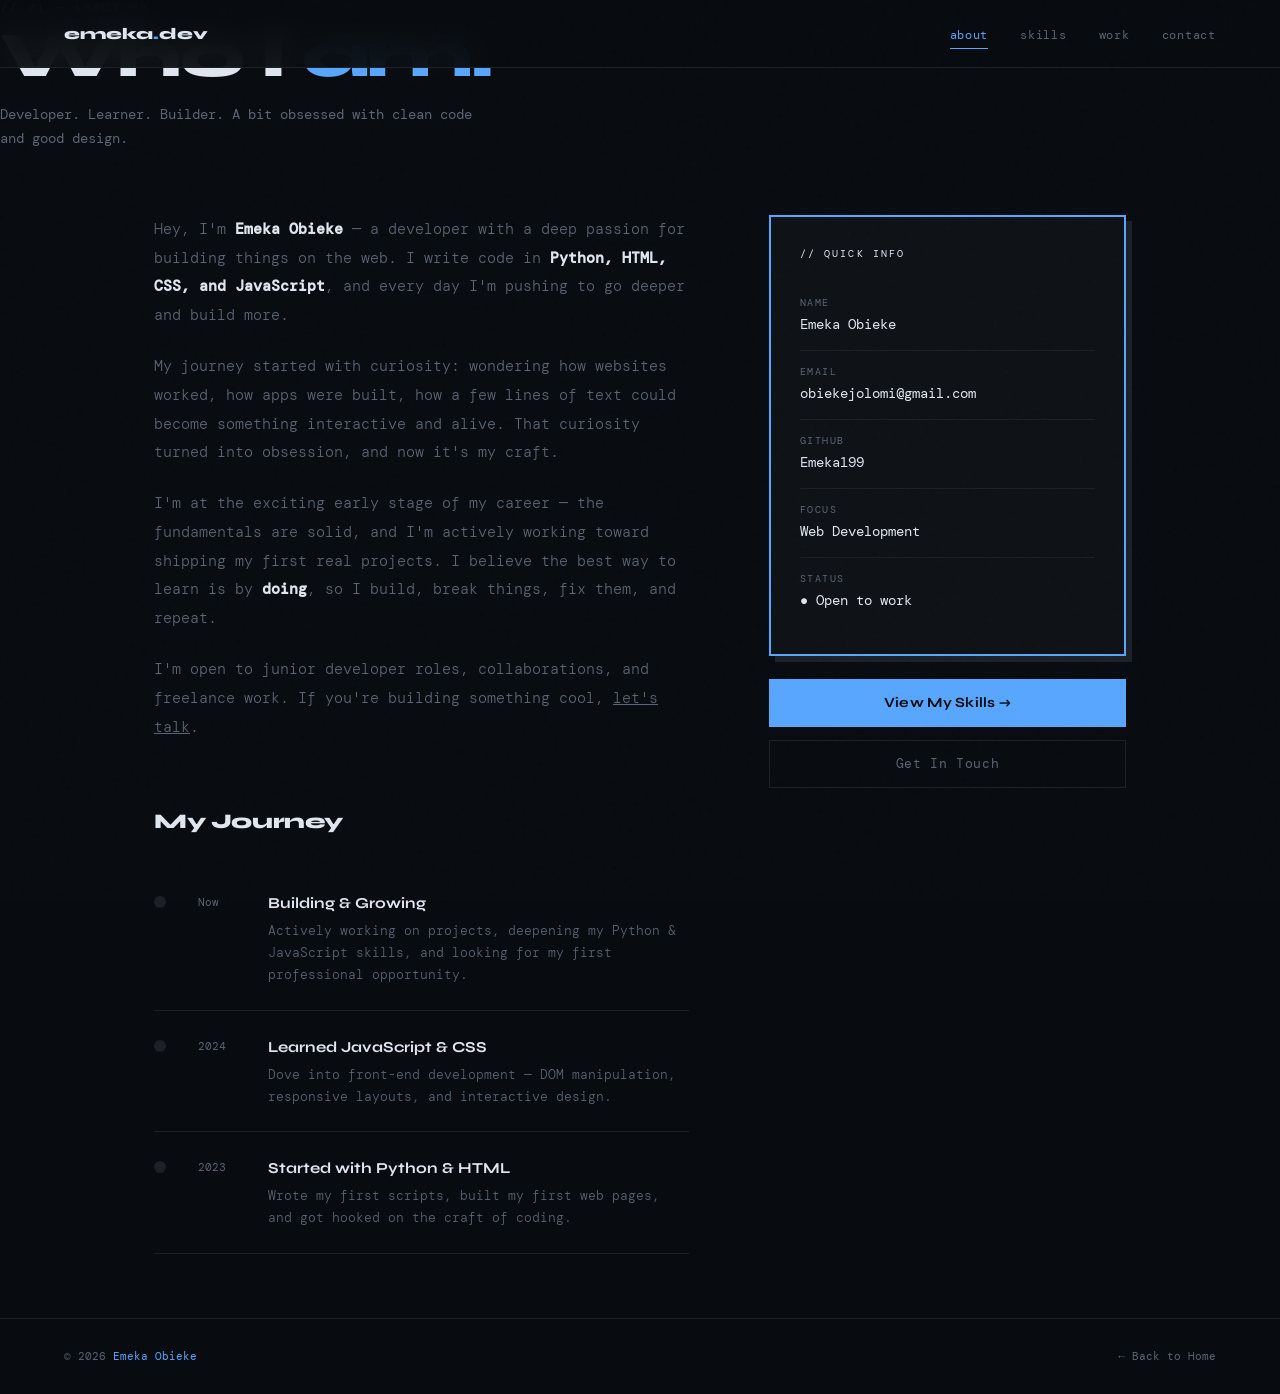
<file: about.html>
<!DOCTYPE html>
<html lang="en">
<head>
  <meta charset="UTF-8"/>
  <meta name="viewport" content="width=device-width, initial-scale=1.0"/>
  <title>About — Emeka Obieke</title>
  <link rel="stylesheet" href="style.css"/>
  <style>
    .about-grid {
      display: grid; grid-template-columns: 3fr 2fr; gap: 5rem; align-items: start;
    }
    .about-text p {
      font-family: var(--font-mono); font-size: 0.92rem;
      color: var(--muted); line-height: 1.95; font-weight: 300; margin-bottom: 1.4rem;
    }
    .about-text p strong { color: var(--text); font-weight: 600; }
    .about-text a { color: var(--hot); }

    .info-card {
      background: var(--surface); border: 2px solid var(--accent);
      padding: 1.8rem; position: sticky; top: 7rem;
      box-shadow: 6px 6px 0 var(--border);
    }
    .info-card-title {
      font-family: var(--font-mono); font-size: 0.65rem;
      color: var(--hot); letter-spacing: 0.2em; text-transform: uppercase; margin-bottom: 1.2rem;
    }
    .info-row {
      display: flex; flex-direction: column; gap: 0.2rem;
      padding: 0.85rem 0; border-bottom: 1px solid var(--border);
    }
    .info-row:last-child { border-bottom: none; }
    .info-label {
      font-family: var(--font-mono); font-size: 0.62rem;
      color: var(--muted); letter-spacing: 0.15em; text-transform: uppercase;
    }
    .info-value { font-family: var(--font-mono); font-size: 0.85rem; color: var(--text); }
    .info-value a { color: var(--hot); text-decoration: none; }
    .info-value a:hover { text-decoration: underline; }

    .timeline { margin-top: 4rem; }
    .timeline-title { font-size: 1.3rem; font-weight: 800; letter-spacing: -0.02em; margin-bottom: 1.8rem; }
    .tl-item {
      display: flex; gap: 2rem; padding: 1.5rem 0;
      border-bottom: 1px solid var(--border);
    }
    .tl-dot {
      width: 12px; height: 12px; border-radius: 50%;
      background: var(--border); border: 2px solid var(--border);
      flex-shrink: 0; margin-top: 5px; transition: background 0.2s, border-color 0.2s;
    }
    .tl-item:hover .tl-dot { background: var(--hot); border-color: var(--hot); }
    .tl-year {
      font-family: var(--font-mono); font-size: 0.7rem;
      color: var(--muted); min-width: 38px; margin-top: 3px;
    }
    .tl-content-title { font-weight: 700; font-size: 0.95rem; margin-bottom: 0.3rem; }
    .tl-content-desc {
      font-family: var(--font-mono); font-size: 0.8rem;
      color: var(--muted); line-height: 1.7; font-weight: 300;
    }

    @media (max-width: 900px) {
      .about-grid { grid-template-columns: 1fr; gap: 3rem; }
      .info-card { position: static; box-shadow: 4px 4px 0 var(--border); }
    }
  </style>
</head>
<body>

<nav id="nav">
  <a class="nav-logo" href="../index.html">emeka<span>.</span>dev</a>
  <ul class="nav-links">
    <li><a href="about.html" class="active">about</a></li>
    <li><a href="skills.html">skills</a></li>
    <li><a href="work.html">work</a></li>
    <li><a href="contact.html">contact</a></li>
  </ul>
</nav>

<div class="page-header">
  <div class="page-header-grid"></div>
  <p class="page-eyebrow">// 01 — About Me</p>
  <h1 class="page-title">Who I <em>am.</em></h1>
  <p class="page-subtitle">Developer. Learner. Builder. A bit obsessed with clean code and good design.</p>
</div>

<div class="content">
  <div class="about-grid">
    <div>
      <div class="about-text reveal">
        <p>Hey, I'm <strong>Emeka Obieke</strong> — a developer with a deep passion for building things on the web. I write code in <strong>Python, HTML, CSS, and JavaScript</strong>, and every day I'm pushing to go deeper and build more.</p>
        <p>My journey started with curiosity: wondering how websites worked, how apps were built, how a few lines of text could become something interactive and alive. That curiosity turned into obsession, and now it's my craft.</p>
        <p>I'm at the exciting early stage of my career — the fundamentals are solid, and I'm actively working toward shipping my first real projects. I believe the best way to learn is by <strong>doing</strong>, so I build, break things, fix them, and repeat.</p>
        <p>I'm open to junior developer roles, collaborations, and freelance work. If you're building something cool, <a href="contact.html">let's talk</a>.</p>
      </div>

      <div class="timeline reveal" style="transition-delay:0.1s">
        <div class="timeline-title">My Journey</div>
        <div class="tl-item">
          <div class="tl-dot"></div>
          <div class="tl-year">Now</div>
          <div>
            <div class="tl-content-title">Building &amp; Growing</div>
            <div class="tl-content-desc">Actively working on projects, deepening my Python &amp; JavaScript skills, and looking for my first professional opportunity.</div>
          </div>
        </div>
        <div class="tl-item">
          <div class="tl-dot"></div>
          <div class="tl-year">2024</div>
          <div>
            <div class="tl-content-title">Learned JavaScript &amp; CSS</div>
            <div class="tl-content-desc">Dove into front-end development — DOM manipulation, responsive layouts, and interactive design.</div>
          </div>
        </div>
        <div class="tl-item">
          <div class="tl-dot"></div>
          <div class="tl-year">2023</div>
          <div>
            <div class="tl-content-title">Started with Python &amp; HTML</div>
            <div class="tl-content-desc">Wrote my first scripts, built my first web pages, and got hooked on the craft of coding.</div>
          </div>
        </div>
      </div>
    </div>

    <div class="reveal" style="transition-delay:0.15s">
      <div class="info-card">
        <div class="info-card-title">// Quick Info</div>
        <div class="info-row">
          <span class="info-label">Name</span>
          <span class="info-value">Emeka Obieke</span>
        </div>
        <div class="info-row">
          <span class="info-label">Email</span>
          <span class="info-value"><a href="mailto:obiekejolomi@gmail.com">obiekejolomi@gmail.com</a></span>
        </div>
        <div class="info-row">
          <span class="info-label">GitHub</span>
          <span class="info-value"><a href="https://github.com/Emeka199" target="_blank">Emeka199</a></span>
        </div>
        <div class="info-row">
          <span class="info-label">Focus</span>
          <span class="info-value">Web Development</span>
        </div>
        <div class="info-row">
          <span class="info-label">Status</span>
          <span class="info-value" style="color:var(--hot);">● Open to work</span>
        </div>
      </div>
      <div style="margin-top:1.4rem;display:flex;flex-direction:column;gap:0.8rem;">
        <a href="skills.html" class="btn-primary" style="text-align:center;">View My Skills →</a>
        <a href="contact.html" class="btn-outline" style="text-align:center;">Get In Touch</a>
      </div>
    </div>
  </div>
</div>

<footer>
  <p class="footer-text">© 2026 <span>Emeka Obieke</span></p>
  <a href="./index.html" class="footer-back">← Back to Home</a>
</footer>

<script>
  const nav = document.getElementById('nav');
  window.addEventListener('scroll', () => nav.classList.toggle('scrolled', window.scrollY > 50));
  const reveals = document.querySelectorAll('.reveal');
  new IntersectionObserver(e => e.forEach(el => { if(el.isIntersecting) el.target.classList.add('visible'); }), { threshold: 0.1 }).observe
  const obs = new IntersectionObserver(e => e.forEach(el => { if(el.isIntersecting) el.target.classList.add('visible'); }), { threshold: 0.1 });
  reveals.forEach(el => obs.observe(el));
</script>
</body>
</html>
</file>
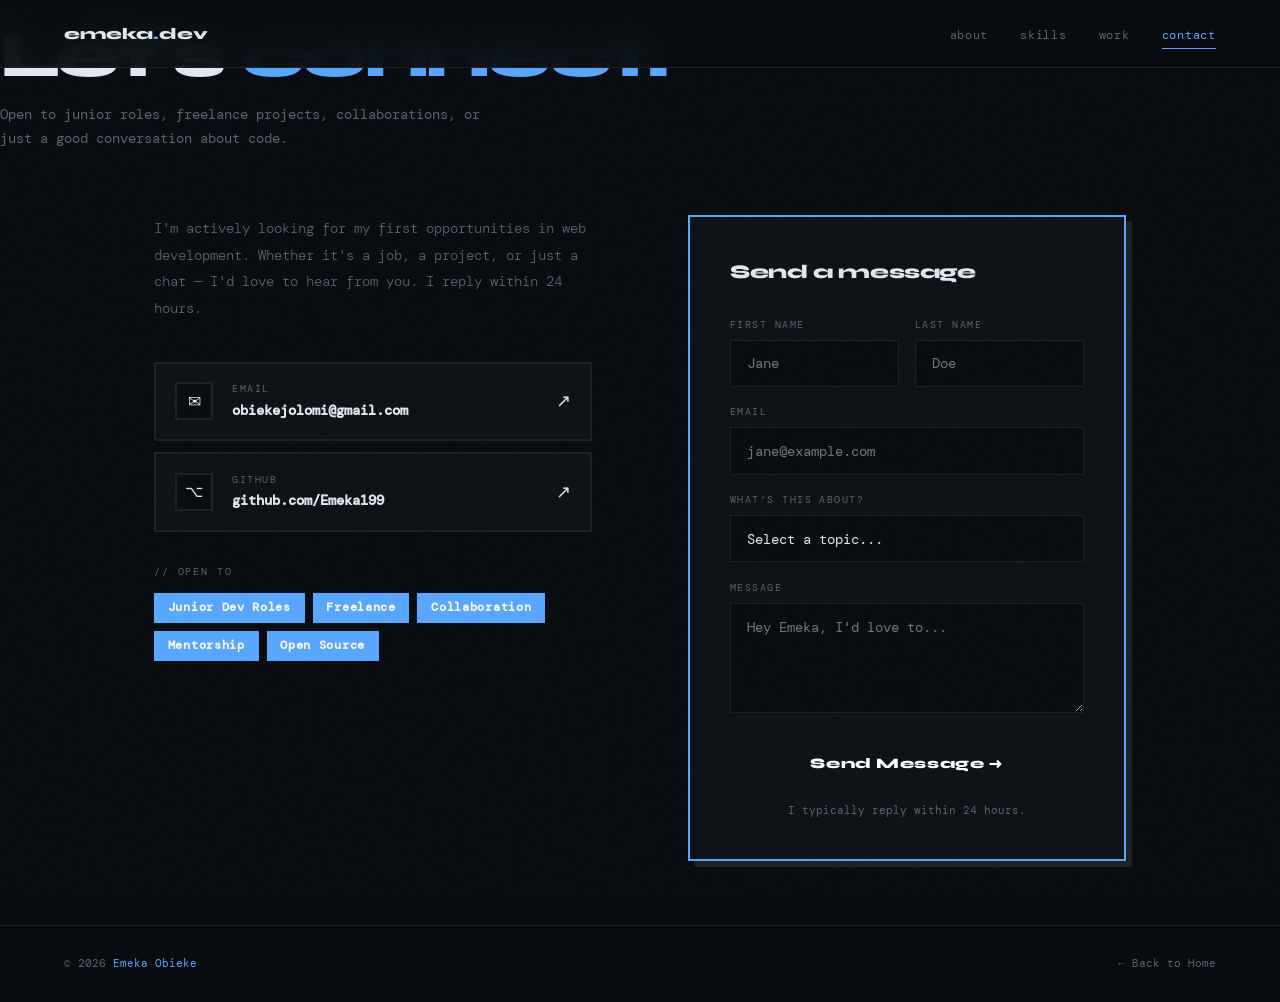
<file: contact.html>
<!DOCTYPE html>
<html lang="en">
<head>
  <meta charset="UTF-8"/>
  <meta name="viewport" content="width=device-width, initial-scale=1.0"/>
  <title>Contact — Emeka Obieke</title>
  <link rel="stylesheet" href="style.css"/>
  <style>
    .contact-grid {
      display: grid; grid-template-columns: 1fr 1fr; gap: 6rem; align-items: start;
    }
    .contact-desc {
      font-family: var(--font-mono); font-size: 0.9rem;
      color: var(--muted); line-height: 1.85; font-weight: 300; margin-bottom: 2.5rem;
    }
    .channel {
      display: flex; align-items: center; gap: 1.2rem;
      text-decoration: none; color: var(--text);
      padding: 1.1rem 1.2rem; margin-bottom: 0.7rem;
      border: 2px solid var(--border); background: var(--surface);
      font-family: var(--font-mono); font-size: 0.85rem;
      transition: border-color 0.2s, transform 0.2s, box-shadow 0.2s;
    }
    .channel:hover {
      border-color: var(--hot);
      transform: translate(-3px, -3px);
      box-shadow: 4px 4px 0 var(--border);
    }
    .channel-icon {
      width: 38px; height: 38px; border: 2px solid var(--border);
      display: flex; align-items: center; justify-content: center;
      font-size: 1rem; flex-shrink: 0; background: var(--bg);
      transition: border-color 0.2s;
    }
    .channel:hover .channel-icon { border-color: var(--hot); }
    .channel-label {
      display: block; font-size: 0.6rem; color: var(--muted);
      letter-spacing: 0.15em; text-transform: uppercase; margin-bottom: 0.2rem;
    }
    .channel-value { font-weight: 600; }
    .channel-arrow { margin-left: auto; color: var(--hot); font-size: 1.1rem; transition: transform 0.2s; }
    .channel:hover .channel-arrow { transform: translate(3px,-3px); }

    .open-tags { margin-top: 2rem; }
    .open-label {
      font-family: var(--font-mono); font-size: 0.65rem;
      color: var(--muted); letter-spacing: 0.18em; text-transform: uppercase; margin-bottom: 0.8rem;
    }
    .tags { display: flex; flex-wrap: wrap; gap: 0.5rem; }
    .tag {
      font-family: var(--font-mono); font-size: 0.72rem;
      color: #faf6ef; background: var(--accent);
      border: 1px solid var(--accent);
      padding: 0.3rem 0.8rem; letter-spacing: 0.06em;
      font-weight: 600;
    }

    /* Form */
    .form-box {
      background: var(--surface); padding: 2.5rem;
      border: 2px solid var(--accent);
      box-shadow: 6px 6px 0 var(--border);
    }
    .form-title { font-size: 1.2rem; font-weight: 800; letter-spacing: -0.02em; margin-bottom: 1.8rem; }
    .form-row { display: grid; grid-template-columns: 1fr 1fr; gap: 1rem; }
    .form-field { margin-bottom: 1.1rem; }
    .form-field label {
      display: block; font-family: var(--font-mono); font-size: 0.65rem;
      color: var(--muted); letter-spacing: 0.14em;
      text-transform: uppercase; margin-bottom: 0.4rem;
    }
    .form-field input,
    .form-field textarea,
    .form-field select {
      width: 100%; background: var(--bg);
      border: 1.5px solid var(--border); color: var(--text);
      font-family: var(--font-mono); font-size: 0.88rem;
      padding: 0.85rem 1rem; outline: none;
      transition: border-color 0.2s; resize: vertical; appearance: none;
    }
    .form-field input:focus,
    .form-field textarea:focus,
    .form-field select:focus { border-color: var(--hot); }
    .form-field textarea { min-height: 110px; }
    option { background: #faf6ef; }
    .btn-send {
      width: 100%; padding: 1.05rem;
      background: var(--hot); color: white;
      font-family: var(--font-display); font-size: 0.9rem; font-weight: 800;
      border: none; letter-spacing: 0.04em; cursor: pointer;
      transition: transform 0.2s, box-shadow 0.2s;
    }
    .btn-send:hover { transform: translate(-3px,-3px); box-shadow: 5px 5px 0 var(--border); }
    .btn-send.sent { background: #008000; }
    .form-note {
      margin-top: 0.8rem; text-align: center;
      font-family: var(--font-mono); font-size: 0.68rem; color: var(--muted);
    }

    @media (max-width: 900px) {
      .contact-grid { grid-template-columns: 1fr; gap: 3rem; }
      .form-row { grid-template-columns: 1fr; }
      .form-box { box-shadow: 4px 4px 0 var(--border); }
    }
  </style>
</head>
<body>

<nav id="nav">
  <a class="nav-logo" href="../index.html">emeka<span>.</span>dev</a>
  <ul class="nav-links">
    <li><a href="about.html">about</a></li>
    <li><a href="skills.html">skills</a></li>
    <li><a href="work.html">work</a></li>
    <li><a href="contact.html" class="active">contact</a></li>
  </ul>
</nav>

<div class="page-header">
  <div class="page-header-grid"></div>
  <p class="page-eyebrow">// 04 — Contact</p>
  <h1 class="page-title">Let's <em>connect.</em></h1>
  <p class="page-subtitle">Open to junior roles, freelance projects, collaborations, or just a good conversation about code.</p>
</div>

<div class="content">
  <div class="contact-grid">
    <div class="reveal">
      <p class="contact-desc">I'm actively looking for my first opportunities in web development. Whether it's a job, a project, or just a chat — I'd love to hear from you. I reply within 24 hours.</p>

      <a href="mailto:obiekejolomi@gmail.com" class="channel">
        <div class="channel-icon">✉</div>
        <div>
          <span class="channel-label">Email</span>
          <span class="channel-value">obiekejolomi@gmail.com</span>
        </div>
        <span class="channel-arrow">↗</span>
      </a>
      <a href="https://github.com/Emeka199" target="_blank" class="channel">
        <div class="channel-icon">⌥</div>
        <div>
          <span class="channel-label">GitHub</span>
          <span class="channel-value">github.com/Emeka199</span>
        </div>
        <span class="channel-arrow">↗</span>
      </a>

      <div class="open-tags">
        <div class="open-label">// Open to</div>
        <div class="tags">
          <span class="tag">Junior Dev Roles</span>
          <span class="tag">Freelance</span>
          <span class="tag">Collaboration</span>
          <span class="tag">Mentorship</span>
          <span class="tag">Open Source</span>
        </div>
      </div>
    </div>

    <div class="reveal" style="transition-delay:0.15s">
      <div class="form-box">
        <div class="form-title">Send a message</div>
        <div class="form-row">
          <div class="form-field">
            <label>First Name</label>
            <input type="text" id="fname" placeholder="Jane"/>
          </div>
          <div class="form-field">
            <label>Last Name</label>
            <input type="text" id="lname" placeholder="Doe"/>
          </div>
        </div>
        <div class="form-field">
          <label>Email</label>
          <input type="email" id="email" placeholder="jane@example.com"/>
        </div>
        <div class="form-field">
          <label>What's this about?</label>
          <select id="subject">
            <option value="">Select a topic...</option>
            <option>Job opportunity</option>
            <option>Freelance project</option>
            <option>Collaboration</option>
            <option>Mentorship</option>
            <option>Just saying hi</option>
          </select>
        </div>
        <div class="form-field">
          <label>Message</label>
          <textarea id="message" placeholder="Hey Emeka, I'd love to..."></textarea>
        </div>
        <button class="btn-send" id="sendBtn" onclick="handleSend()">
          <span id="btnText">Send Message →</span>
        </button>
        <p class="form-note">I typically reply within 24 hours.</p>
      </div>
    </div>
  </div>
</div>

<footer>
  <p class="footer-text">© 2026 <span>Emeka Obieke</span></p>
  <a href="../index.html" class="footer-back">← Back to Home</a>
</footer>

<script>
  const nav = document.getElementById('nav');
  window.addEventListener('scroll', () => nav.classList.toggle('scrolled', window.scrollY > 50));
  const reveals = document.querySelectorAll('.reveal');
  const obs = new IntersectionObserver(e => e.forEach(el => { if(el.isIntersecting) el.target.classList.add('visible'); }), { threshold: 0.1 });
  reveals.forEach(el => obs.observe(el));

  function handleSend() {
    const btn = document.getElementById('sendBtn');
    const txt = document.getElementById('btnText');
    btn.classList.add('sent'); txt.textContent = 'Message Sent! ✓'; btn.disabled = true;
    setTimeout(() => {
      btn.classList.remove('sent'); txt.textContent = 'Send Message →'; btn.disabled = false;
      ['fname','lname','email','subject','message'].forEach(id => document.getElementById(id).value = '');
    }, 3500);
  }
</script>
</body>
</html>
</file>
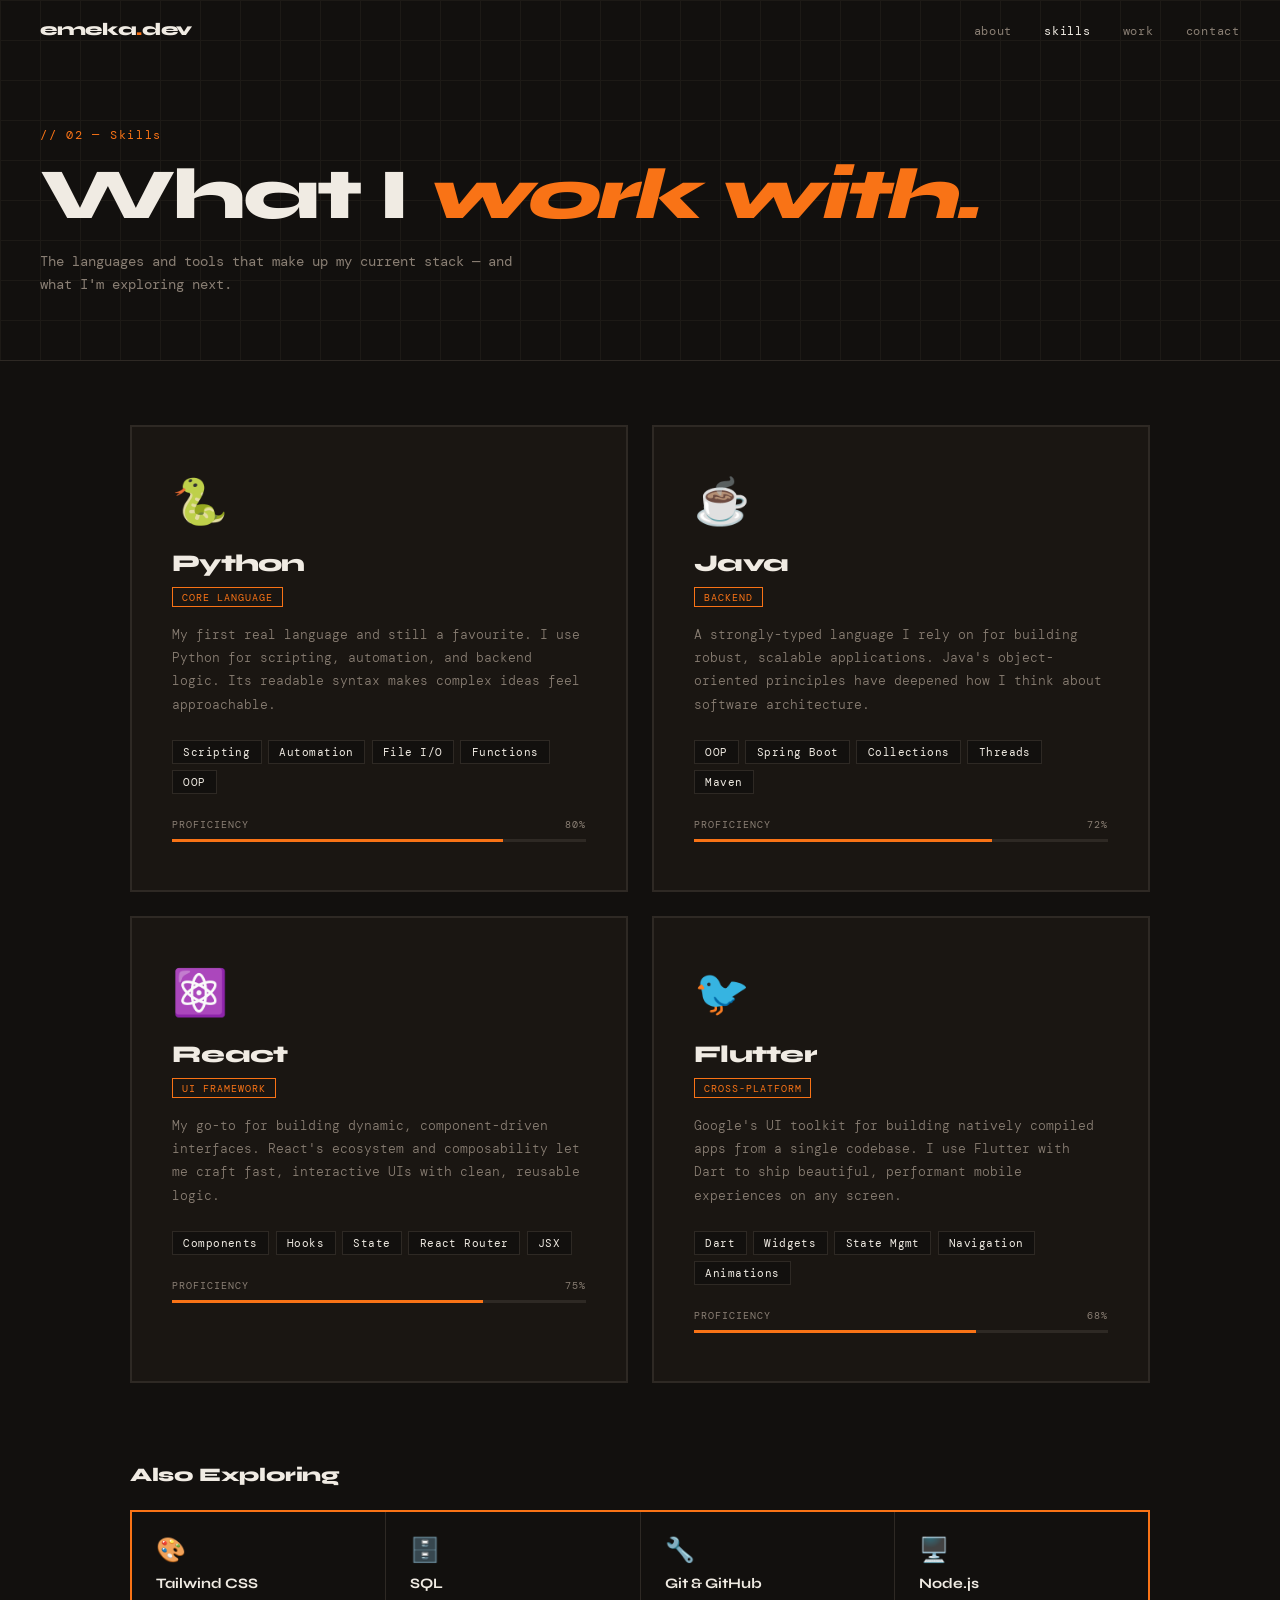
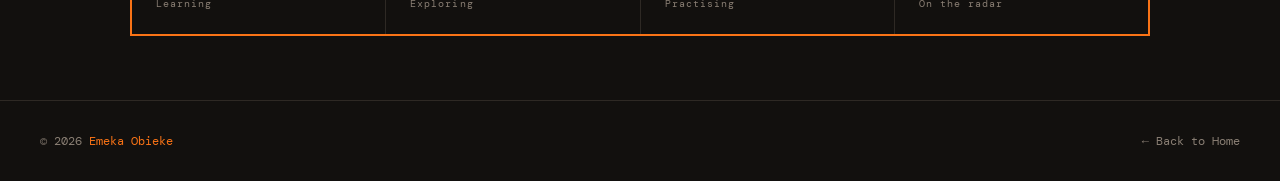
<file: skills.html>
<!DOCTYPE html>
<html lang="en">
<head>
  <meta charset="UTF-8"/>
  <meta name="viewport" content="width=device-width, initial-scale=1.0"/>
  <title>Skills — Emeka Obieke</title>
  <link rel="preconnect" href="https://fonts.googleapis.com"/>
  <link href="https://fonts.googleapis.com/css2?family=Syne:wght@400;700;800&family=DM+Mono:wght@300;400&display=swap" rel="stylesheet"/>
  <style>
    /* ── TOKENS ── */
    :root {
      --bg:      #12100e;
      --surface: #1a1612;
      --border:  #2e2924;
      --text:    #f0ebe3;
      --muted:   #8a7f74;
      --hot:     #f97316;
      --font-sans: 'Syne', sans-serif;
      --font-mono: 'DM Mono', monospace;
    }

    /* ── RESET / BASE ── */
    *, *::before, *::after { margin: 0; padding: 0; box-sizing: border-box; }
    body {
      background: var(--bg);
      color: var(--text);
      font-family: var(--font-sans);
      min-height: 100vh;
    }
    a { text-decoration: none; color: inherit; }

    /* ── NAV ── */
    nav {
      position: fixed; top: 0; left: 0; right: 0; z-index: 100;
      display: flex; align-items: center; justify-content: space-between;
      padding: 1.2rem 2.5rem;
      transition: background 0.3s, border-bottom 0.3s;
    }
    nav.scrolled {
      background: var(--bg);
      border-bottom: 1px solid var(--border);
    }
    .nav-logo {
      font-size: 1.1rem; font-weight: 800;
      letter-spacing: -0.02em; color: var(--text);
    }
    .nav-logo span { color: var(--hot); }
    .nav-links { display: flex; gap: 2rem; list-style: none; }
    .nav-links a {
      font-family: var(--font-mono); font-size: 0.78rem;
      color: var(--muted); letter-spacing: 0.06em;
      transition: color 0.2s;
    }
    .nav-links a:hover,
    .nav-links a.active { color: var(--text); }

    /* ── PAGE HEADER ── */
    .page-header {
      padding: 8rem 2.5rem 4rem;
      border-bottom: 1px solid var(--border);
      position: relative; overflow: hidden;
    }
    .page-header-grid {
      position: absolute; inset: 0;
      background-image:
        linear-gradient(var(--border) 1px, transparent 1px),
        linear-gradient(90deg, var(--border) 1px, transparent 1px);
      background-size: 40px 40px;
      opacity: 0.4;
    }
    .page-eyebrow {
      position: relative;
      font-family: var(--font-mono); font-size: 0.72rem;
      color: var(--hot); letter-spacing: 0.15em; margin-bottom: 1rem;
    }
    .page-title {
      position: relative;
      font-size: clamp(2.5rem, 6vw, 4.5rem);
      font-weight: 800; letter-spacing: -0.04em;
      line-height: 1; margin-bottom: 1.2rem;
    }
    .page-title em { font-style: italic; color: var(--hot); }
    .page-subtitle {
      position: relative;
      font-family: var(--font-mono); font-size: 0.85rem;
      color: var(--muted); max-width: 480px; line-height: 1.7;
    }

    /* ── CONTENT WRAPPER ── */
    .content {
      max-width: 1100px; margin: 0 auto;
      padding: 4rem 2.5rem;
    }

    /* ── SKILL CARDS GRID ── */
    .skills-grid {
      display: grid;
      grid-template-columns: repeat(2, 1fr);
      gap: 1.5rem;
      margin-bottom: 5rem;
    }
    .skill-card {
      background: var(--surface);
      padding: 3rem 2.5rem;
      border: 2px solid var(--border);
      position: relative; overflow: hidden;
      transition: border-color 0.25s, transform 0.25s, box-shadow 0.25s;
    }
    .skill-card:hover {
      border-color: var(--hot);
      transform: translate(-4px, -4px);
      box-shadow: 6px 6px 0 var(--border);
    }
    .skill-icon { font-size: 2.8rem; margin-bottom: 1.2rem; display: block; }
    .skill-name {
      font-size: 1.5rem; font-weight: 800;
      letter-spacing: -0.03em; margin-bottom: 0.5rem;
    }
    .skill-tag {
      display: inline-block;
      font-family: var(--font-mono); font-size: 0.62rem;
      color: var(--hot); border: 1px solid var(--hot);
      padding: 0.15rem 0.55rem; letter-spacing: 0.1em; margin-bottom: 1rem;
    }
    .skill-desc {
      font-family: var(--font-mono); font-size: 0.83rem;
      color: var(--muted); line-height: 1.75;
      font-weight: 300; margin-bottom: 1.5rem;
    }
    .skill-topics {
      display: flex; flex-wrap: wrap; gap: 0.4rem; margin-bottom: 1.5rem;
    }
    .topic {
      font-family: var(--font-mono); font-size: 0.68rem;
      color: var(--text); background: var(--bg);
      border: 1px solid var(--border);
      padding: 0.25rem 0.65rem; letter-spacing: 0.04em;
    }
    .skill-bar-label {
      display: flex; justify-content: space-between;
      font-family: var(--font-mono); font-size: 0.65rem;
      color: var(--muted); letter-spacing: 0.1em; margin-bottom: 0.5rem;
    }
    .bar-track { height: 3px; background: var(--border); }
    .bar-fill {
      height: 100%; background: var(--hot);
      transform: scaleX(0); transform-origin: left;
      transition: transform 1.1s cubic-bezier(0.16, 1, 0.3, 1);
    }
    .bar-fill.animated { transform: scaleX(1); }

    /* ── ALSO EXPLORING ── */
    .also-title {
      font-size: 1.2rem; font-weight: 800;
      letter-spacing: -0.02em; margin-bottom: 1.5rem;
    }
    .also-grid {
      display: grid;
      grid-template-columns: repeat(4, 1fr);
      gap: 1px;
      background: var(--border);
      border: 2px solid var(--hot);
    }
    .also-card {
      background: var(--bg); padding: 1.5rem;
      transition: background 0.2s;
    }
    .also-card:hover { background: var(--surface); }
    .also-card-icon { font-size: 1.5rem; margin-bottom: 0.6rem; }
    .also-card-name { font-weight: 700; font-size: 0.9rem; margin-bottom: 0.3rem; }
    .also-card-status {
      font-family: var(--font-mono); font-size: 0.65rem;
      color: var(--muted); letter-spacing: 0.1em;
    }

    /* ── REVEAL ANIMATION ── */
    .reveal {
      opacity: 0;
      transform: translateY(24px);
      transition: opacity 0.6s, transform 0.6s;
    }
    .reveal.visible { opacity: 1; transform: none; }

    /* ── FOOTER ── */
    footer {
      border-top: 1px solid var(--border);
      padding: 2rem 2.5rem;
      display: flex; justify-content: space-between; align-items: center;
    }
    .footer-text {
      font-family: var(--font-mono); font-size: 0.75rem; color: var(--muted);
    }
    .footer-text span { color: var(--hot); }
    .footer-back {
      font-family: var(--font-mono); font-size: 0.75rem;
      color: var(--muted); transition: color 0.2s;
    }
    .footer-back:hover { color: var(--text); }

    /* ── RESPONSIVE ── */
    @media (max-width: 900px) {
      .skills-grid { grid-template-columns: 1fr; }
      .also-grid   { grid-template-columns: repeat(2, 1fr); }
    }
    @media (max-width: 520px) {
      .also-grid    { grid-template-columns: 1fr; }
      nav           { padding: 1rem 1.2rem; }
      .page-header  { padding: 6rem 1.2rem 3rem; }
      .content      { padding: 2.5rem 1.2rem; }
    }
  </style>
</head>
<body>

<!-- NAV -->
<nav id="nav">
  <a class="nav-logo" href="../index.html">emeka<span>.</span>dev</a>
  <ul class="nav-links">
    <li><a href="about.html">about</a></li>
    <li><a href="skills.html" class="active">skills</a></li>
    <li><a href="work.html">work</a></li>
    <li><a href="contact.html">contact</a></li>
  </ul>
</nav>

<!-- PAGE HEADER -->
<div class="page-header">
  <div class="page-header-grid"></div>
  <p class="page-eyebrow">// 02 — Skills</p>
  <h1 class="page-title">What I <em>work with.</em></h1>
  <p class="page-subtitle">The languages and tools that make up my current stack — and what I'm exploring next.</p>
</div>

<!-- CONTENT -->
<div class="content">

  <!-- SKILL CARDS -->
  <div class="skills-grid">

    <!-- Python -->
    <div class="skill-card reveal">
      <span class="skill-icon">🐍</span>
      <div class="skill-name">Python</div>
      <span class="skill-tag">CORE LANGUAGE</span>
      <p class="skill-desc">My first real language and still a favourite. I use Python for scripting, automation, and backend logic. Its readable syntax makes complex ideas feel approachable.</p>
      <div class="skill-topics">
        <span class="topic">Scripting</span>
        <span class="topic">Automation</span>
        <span class="topic">File I/O</span>
        <span class="topic">Functions</span>
        <span class="topic">OOP</span>
      </div>
      <div class="skill-bar-label"><span>PROFICIENCY</span><span>80%</span></div>
      <div class="bar-track"><div class="bar-fill" style="width:80%"></div></div>
    </div>

    <!-- Java -->
    <div class="skill-card reveal" style="transition-delay:0.1s">
      <span class="skill-icon">☕</span>
      <div class="skill-name">Java</div>
      <span class="skill-tag">BACKEND</span>
      <p class="skill-desc">A strongly-typed language I rely on for building robust, scalable applications. Java's object-oriented principles have deepened how I think about software architecture.</p>
      <div class="skill-topics">
        <span class="topic">OOP</span>
        <span class="topic">Spring Boot</span>
        <span class="topic">Collections</span>
        <span class="topic">Threads</span>
        <span class="topic">Maven</span>
      </div>
      <div class="skill-bar-label"><span>PROFICIENCY</span><span>72%</span></div>
      <div class="bar-track"><div class="bar-fill" style="width:72%"></div></div>
    </div>

    <!-- React -->
    <div class="skill-card reveal" style="transition-delay:0.05s">
      <span class="skill-icon">⚛️</span>
      <div class="skill-name">React</div>
      <span class="skill-tag">UI FRAMEWORK</span>
      <p class="skill-desc">My go-to for building dynamic, component-driven interfaces. React's ecosystem and composability let me craft fast, interactive UIs with clean, reusable logic.</p>
      <div class="skill-topics">
        <span class="topic">Components</span>
        <span class="topic">Hooks</span>
        <span class="topic">State</span>
        <span class="topic">React Router</span>
        <span class="topic">JSX</span>
      </div>
      <div class="skill-bar-label"><span>PROFICIENCY</span><span>75%</span></div>
      <div class="bar-track"><div class="bar-fill" style="width:75%"></div></div>
    </div>

    <!-- Flutter -->
    <div class="skill-card reveal" style="transition-delay:0.15s">
      <span class="skill-icon">🐦</span>
      <div class="skill-name">Flutter</div>
      <span class="skill-tag">CROSS-PLATFORM</span>
      <p class="skill-desc">Google's UI toolkit for building natively compiled apps from a single codebase. I use Flutter with Dart to ship beautiful, performant mobile experiences on any screen.</p>
      <div class="skill-topics">
        <span class="topic">Dart</span>
        <span class="topic">Widgets</span>
        <span class="topic">State Mgmt</span>
        <span class="topic">Navigation</span>
        <span class="topic">Animations</span>
      </div>
      <div class="skill-bar-label"><span>PROFICIENCY</span><span>68%</span></div>
      <div class="bar-track"><div class="bar-fill" style="width:68%"></div></div>
    </div>
  </div>

  <!-- ALSO EXPLORING -->
  <div class="reveal">
    <div class="also-title">Also Exploring</div>
    <div class="also-grid">
      <div class="also-card">
        <div class="also-card-icon">🎨</div>
        <div class="also-card-name">Tailwind CSS</div>
        <div class="also-card-status">Learning</div>
      </div>
      <div class="also-card">
        <div class="also-card-icon">🗄️</div>
        <div class="also-card-name">SQL</div>
        <div class="also-card-status">Exploring</div>
      </div>
      <div class="also-card">
        <div class="also-card-icon">🔧</div>
        <div class="also-card-name">Git &amp; GitHub</div>
        <div class="also-card-status">Practising</div>
      </div>
      <div class="also-card">
        <div class="also-card-icon">🖥️</div>
        <div class="also-card-name">Node.js</div>
        <div class="also-card-status">On the radar</div>
      </div>
    </div>
  </div>

</div>

<!-- FOOTER -->
<footer>
  <p class="footer-text">© 2026 <span>Emeka Obieke</span></p>
  <a href="../index.html" class="footer-back">← Back to Home</a>
</footer>

<script>
  const nav = document.getElementById('nav');
  window.addEventListener('scroll', () => nav.classList.toggle('scrolled', window.scrollY > 50));

  const obs = new IntersectionObserver(entries =>
    entries.forEach(el => { if (el.isIntersecting) el.target.classList.add('visible'); }),
    { threshold: 0.1 }
  );
  document.querySelectorAll('.reveal').forEach(el => obs.observe(el));

  const barObs = new IntersectionObserver(entries => {
    entries.forEach(e => {
      if (e.isIntersecting)
        e.target.querySelectorAll('.bar-fill').forEach((b, i) =>
          setTimeout(() => b.classList.add('animated'), i * 120));
    });
  }, { threshold: 0.2 });
  document.querySelectorAll('.skill-card').forEach(el => barObs.observe(el));
</script>
</body>
</html>
</file>
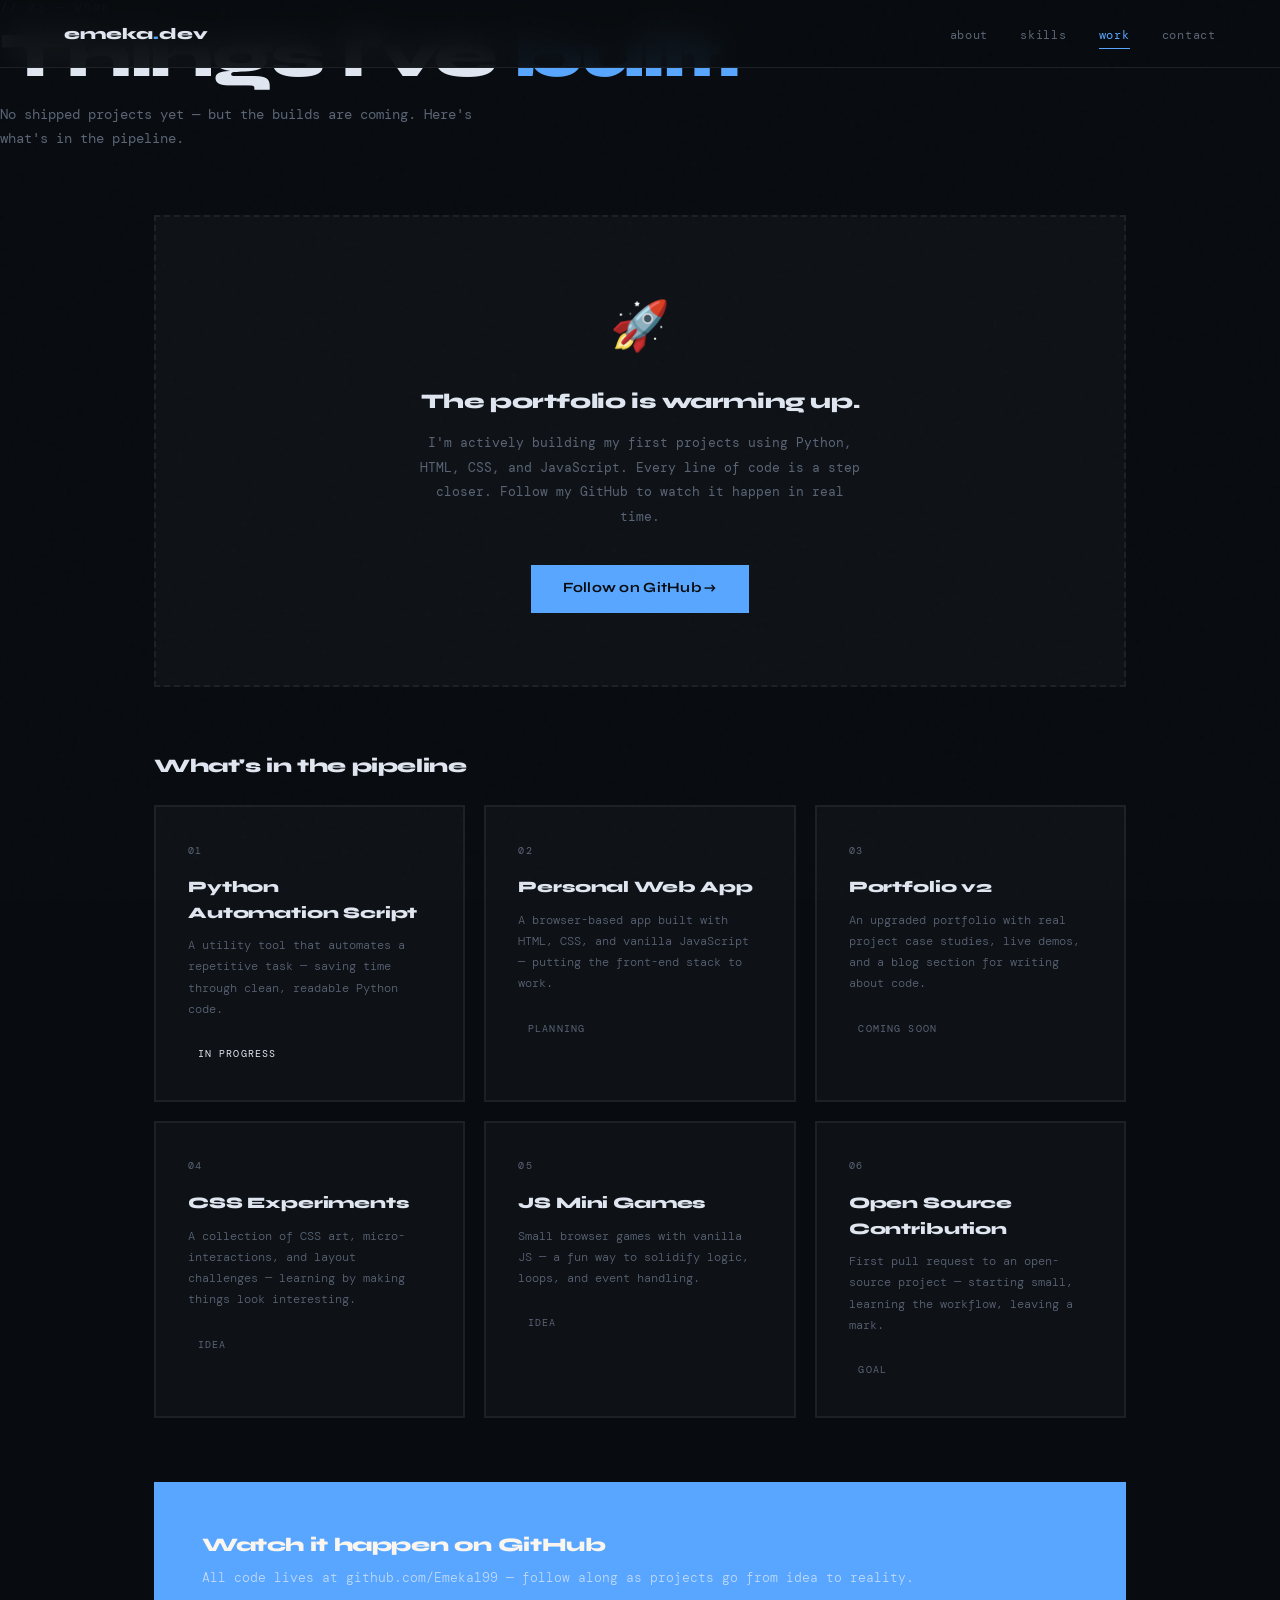
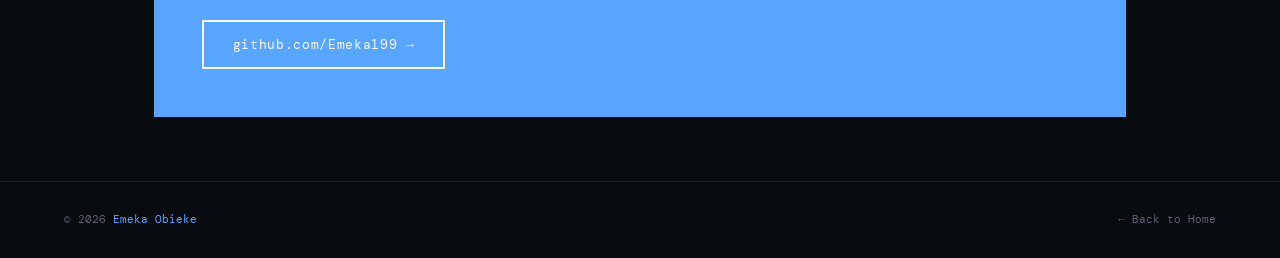
<file: work.html>
<!DOCTYPE html>
<html lang="en">
<head>
  <meta charset="UTF-8"/>
  <meta name="viewport" content="width=device-width, initial-scale=1.0"/>
  <title>Work — Emeka Obieke</title>
  <link rel="stylesheet" href="style.css"/>
  <style>
    .empty-state {
      border: 2px dashed var(--border); padding: 4.5rem 3rem;
      text-align: center; margin-bottom: 4rem; background: var(--surface);
    }
    .empty-icon { font-size: 3rem; margin-bottom: 1.2rem; }
    .empty-title { font-size: 1.3rem; font-weight: 800; letter-spacing: -0.02em; margin-bottom: 0.8rem; }
    .empty-text {
      font-family: var(--font-mono); font-size: 0.83rem;
      color: var(--muted); line-height: 1.85; max-width: 440px; margin: 0 auto 2.2rem;
    }

    .pipeline-title { font-size: 1.2rem; font-weight: 800; letter-spacing: -0.02em; margin-bottom: 1.5rem; }
    .project-grid {
      display: grid; grid-template-columns: repeat(3, 1fr); gap: 1.2rem; margin-bottom: 4rem;
    }
    .project-card {
      background: var(--surface); padding: 2.2rem 2rem;
      border: 2px solid var(--border);
      position: relative; transition: border-color 0.25s, transform 0.25s, box-shadow 0.25s;
    }
    .project-card:hover {
      border-color: var(--accent);
      transform: translate(-3px, -3px);
      box-shadow: 5px 5px 0 var(--border);
    }
    .project-num {
      font-family: var(--font-mono); font-size: 0.62rem;
      color: var(--muted); letter-spacing: 0.15em; margin-bottom: 1rem;
    }
    .project-title { font-weight: 800; font-size: 1rem; margin-bottom: 0.6rem; letter-spacing: -0.01em; }
    .project-desc {
      font-family: var(--font-mono); font-size: 0.78rem;
      color: var(--muted); line-height: 1.7; font-weight: 300; margin-bottom: 1.2rem;
    }
    .project-badge {
      display: inline-block; font-family: var(--font-mono); font-size: 0.6rem;
      padding: 0.2rem 0.6rem; letter-spacing: 0.12em;
      color: var(--hot); border: 1px solid var(--hot);
    }
    .project-badge.soon { color: var(--muted); border-color: var(--border); }

    .github-cta {
      background: var(--accent); padding: 3rem;
      display: flex; justify-content: space-between;
      align-items: center; gap: 2rem; flex-wrap: wrap;
    }
    .github-cta h3 { font-size: 1.2rem; font-weight: 800; letter-spacing: -0.02em; margin-bottom: 0.4rem; color: #faf6ef; }
    .github-cta p { font-family: var(--font-mono); font-size: 0.82rem; color: rgba(250,246,239,0.65); font-weight: 300; }
    .btn-github {
      border: 2px solid #faf6ef; color: #faf6ef;
      padding: 0.75rem 1.8rem;
      font-family: var(--font-mono); font-size: 0.82rem;
      text-decoration: none; letter-spacing: 0.05em;
      transition: background 0.2s, color 0.2s; display: inline-block; white-space: nowrap;
    }
    .btn-github:hover { background: #faf6ef; color: var(--accent); }

    @media (max-width: 900px) {
      .project-grid { grid-template-columns: 1fr; }
      .github-cta { flex-direction: column; text-align: center; }
    }
  </style>
</head>
<body>

<nav id="nav">
  <a class="nav-logo" href="../index.html">emeka<span>.</span>dev</a>
  <ul class="nav-links">
    <li><a href="about.html">about</a></li>
    <li><a href="skills.html">skills</a></li>
    <li><a href="work.html" class="active">work</a></li>
    <li><a href="contact.html">contact</a></li>
  </ul>
</nav>

<div class="page-header">
  <div class="page-header-grid"></div>
  <p class="page-eyebrow">// 03 — Work</p>
  <h1 class="page-title">Things I've <em>built.</em></h1>
  <p class="page-subtitle">No shipped projects yet — but the builds are coming. Here's what's in the pipeline.</p>
</div>

<div class="content">
  <div class="empty-state reveal">
    <div class="empty-icon">🚀</div>
    <div class="empty-title">The portfolio is warming up.</div>
    <p class="empty-text">I'm actively building my first projects using Python, HTML, CSS, and JavaScript. Every line of code is a step closer. Follow my GitHub to watch it happen in real time.</p>
    <a href="https://github.com/Emeka199" target="_blank" class="btn-primary">Follow on GitHub →</a>
  </div>

  <div class="reveal" style="transition-delay:0.1s">
    <div class="pipeline-title">What's in the pipeline</div>
    <div class="project-grid">
      <div class="project-card">
        <div class="project-num">01</div>
        <div class="project-title">Python Automation Script</div>
        <div class="project-desc">A utility tool that automates a repetitive task — saving time through clean, readable Python code.</div>
        <span class="project-badge">IN PROGRESS</span>
      </div>
      <div class="project-card">
        <div class="project-num">02</div>
        <div class="project-title">Personal Web App</div>
        <div class="project-desc">A browser-based app built with HTML, CSS, and vanilla JavaScript — putting the front-end stack to work.</div>
        <span class="project-badge soon">PLANNING</span>
      </div>
      <div class="project-card">
        <div class="project-num">03</div>
        <div class="project-title">Portfolio v2</div>
        <div class="project-desc">An upgraded portfolio with real project case studies, live demos, and a blog section for writing about code.</div>
        <span class="project-badge soon">COMING SOON</span>
      </div>
      <div class="project-card">
        <div class="project-num">04</div>
        <div class="project-title">CSS Experiments</div>
        <div class="project-desc">A collection of CSS art, micro-interactions, and layout challenges — learning by making things look interesting.</div>
        <span class="project-badge soon">IDEA</span>
      </div>
      <div class="project-card">
        <div class="project-num">05</div>
        <div class="project-title">JS Mini Games</div>
        <div class="project-desc">Small browser games with vanilla JS — a fun way to solidify logic, loops, and event handling.</div>
        <span class="project-badge soon">IDEA</span>
      </div>
      <div class="project-card">
        <div class="project-num">06</div>
        <div class="project-title">Open Source Contribution</div>
        <div class="project-desc">First pull request to an open-source project — starting small, learning the workflow, leaving a mark.</div>
        <span class="project-badge soon">GOAL</span>
      </div>
    </div>
  </div>

  <div class="github-cta reveal" style="transition-delay:0.15s">
    <div>
      <h3>Watch it happen on GitHub</h3>
      <p>All code lives at github.com/Emeka199 — follow along as projects go from idea to reality.</p>
    </div>
    <a href="https://github.com/Emeka199" target="_blank" class="btn-github">github.com/Emeka199 →</a>
  </div>
</div>

<footer>
  <p class="footer-text">© 2026 <span>Emeka Obieke</span></p>
  <a href="../index.html" class="footer-back">← Back to Home</a>
</footer>

<script>
  const nav = document.getElementById('nav');
  window.addEventListener('scroll', () => nav.classList.toggle('scrolled', window.scrollY > 50));
  const reveals = document.querySelectorAll('.reveal');
  const obs = new IntersectionObserver(e => e.forEach(el => { if(el.isIntersecting) el.target.classList.add('visible'); }), { threshold: 0.08 });
  reveals.forEach(el => obs.observe(el));
</script>
</body>
</html>
</file>
<file: style.css>
@import url('https://fonts.googleapis.com/css2?family=Syne:wght@400;600;700;800&family=DM+Mono:ital,wght@0,300;0,400;1,300&display=swap');

*, *::before, *::after { box-sizing: border-box; margin: 0; padding: 0; }

:root {
  --bg: #080b0f;
  --surface: #0e1217;
  --border: #1c2128;
  --accent: #58a6ff;
  --accent-glow: rgba(88,166,255,0.12);
  --text: #e0e6f0;
  --muted: #5a6475;
  --font-display: 'Syne', sans-serif;
  --font-mono: 'DM Mono', monospace;
}

html { scroll-behavior: smooth; }

body {
  background: var(--bg);
  color: var(--text);
  font-family: var(--font-display);
  line-height: 1.6;
  overflow-x: hidden;
  min-height: 100vh;
}

body::before {
  content: '';
  position: fixed; inset: 0;
  background-image: url("data:image/svg+xml,%3Csvg viewBox='0 0 200 200' xmlns='http://www.w3.org/2000/svg'%3E%3Cfilter id='n'%3E%3CfeTurbulence type='fractalNoise' baseFrequency='0.85' numOctaves='4' stitchTiles='stitch'/%3E%3C/filter%3E%3Crect width='100%25' height='100%25' filter='url(%23n)' opacity='0.035'/%3E%3C/svg%3E");
  pointer-events: none; z-index: 1000; opacity: 0.5;
}

/* NAV */
nav {
  position: fixed; top: 0; left: 0; right: 0;
  display: flex; justify-content: space-between; align-items: center;
  padding: 1.3rem 4rem; z-index: 100;
  background: rgba(8,11,15,0.92);
  border-bottom: 1px solid var(--border);
  backdrop-filter: blur(16px);
}
.nav-logo {
  font-size: 1rem; font-weight: 800;
  color: var(--text); text-decoration: none;
}
.nav-logo span { color: var(--accent); }
.nav-links { display: flex; gap: 2rem; list-style: none; align-items: center; }
.nav-links a {
  color: var(--muted); text-decoration: none;
  font-family: var(--font-mono); font-size: 0.78rem;
  letter-spacing: 0.06em; transition: color 0.2s;
  padding: 0.3rem 0;
  border-bottom: 1px solid transparent;
}
.nav-links a:hover,
.nav-links a.active { color: var(--accent); border-color: var(--accent); }

/* PAGE WRAPPER */
.page-wrapper {
  padding-top: 80px;
  min-height: 100vh;
}

/* PAGE HERO BANNER */
.page-banner {
  padding: 4rem 4rem 3rem;
  border-bottom: 1px solid var(--border);
  position: relative;
  overflow: hidden;
}
.page-banner::before {
  content: '';
  position: absolute; inset: 0;
  background-image:
    linear-gradient(var(--border) 1px, transparent 1px),
    linear-gradient(90deg, var(--border) 1px, transparent 1px);
  background-size: 48px 48px;
  mask-image: radial-gradient(ellipse 80% 100% at 100% 50%, black 10%, transparent 70%);
  opacity: 0.4;
}
.page-banner-inner { max-width: 1100px; margin: 0 auto; position: relative; }
.page-eyebrow {
  font-family: var(--font-mono); font-size: 0.72rem;
  color: var(--accent); letter-spacing: 0.2em; text-transform: uppercase;
  margin-bottom: 0.5rem;
}
.page-title {
  font-size: clamp(2.4rem, 5vw, 4rem);
  font-weight: 800; letter-spacing: -0.04em; line-height: 0.95;
}
.page-title em { font-style: normal; color: var(--accent); }
.page-subtitle {
  margin-top: 1rem;
  font-family: var(--font-mono); font-size: 0.88rem;
  color: var(--muted); max-width: 480px; line-height: 1.7;
}

/* CONTENT AREA */
.content { max-width: 1100px; margin: 0 auto; padding: 4rem; }

/* CARDS */
.card {
  background: var(--surface);
  border: 1px solid var(--border);
  padding: 2rem;
  transition: border-color 0.2s;
}
.card:hover { border-color: rgba(88,166,255,0.3); }

/* DIVIDER */
.divider { width: 100%; height: 1px; background: var(--border); margin: 2.5rem 0; }

/* BUTTONS */
.btn-primary {
  background: var(--accent); color: #080b0f;
  padding: 0.8rem 2rem; font-family: var(--font-display);
  font-size: 0.88rem; font-weight: 700;
  border: none; text-decoration: none; letter-spacing: 0.02em;
  transition: transform 0.2s, box-shadow 0.2s; display: inline-block;
  cursor: pointer;
}
.btn-primary:hover { transform: translate(-2px,-2px); box-shadow: 4px 4px 0 rgba(88,166,255,0.2); }

.btn-outline {
  border: 1px solid var(--border); color: var(--muted);
  padding: 0.8rem 1.8rem; font-family: var(--font-mono); font-size: 0.8rem;
  text-decoration: none; letter-spacing: 0.05em;
  transition: border-color 0.2s, color 0.2s; display: inline-block;
}
.btn-outline:hover { border-color: var(--accent); color: var(--accent); }

/* REVEAL */
.reveal {
  opacity: 0; transform: translateY(24px);
  transition: opacity 0.6s ease, transform 0.6s ease;
}
.reveal.visible { opacity: 1; transform: none; }

/* FOOTER */
footer {
  border-top: 1px solid var(--border);
  padding: 1.8rem 4rem;
  display: flex; justify-content: space-between; align-items: center;
}
.footer-text {
  font-family: var(--font-mono); font-size: 0.7rem; color: var(--muted);
}
.footer-text span { color: var(--accent); }
.footer-back {
  font-family: var(--font-mono); font-size: 0.7rem;
  color: var(--muted); text-decoration: none;
  transition: color 0.2s;
}
.footer-back:hover { color: var(--accent); }

@media (max-width: 768px) {
  nav { padding: 1.2rem 1.5rem; }
  .nav-links { gap: 1.2rem; }
  .page-banner, .content, footer { padding-left: 1.5rem; padding-right: 1.5rem; }
}
</file>
